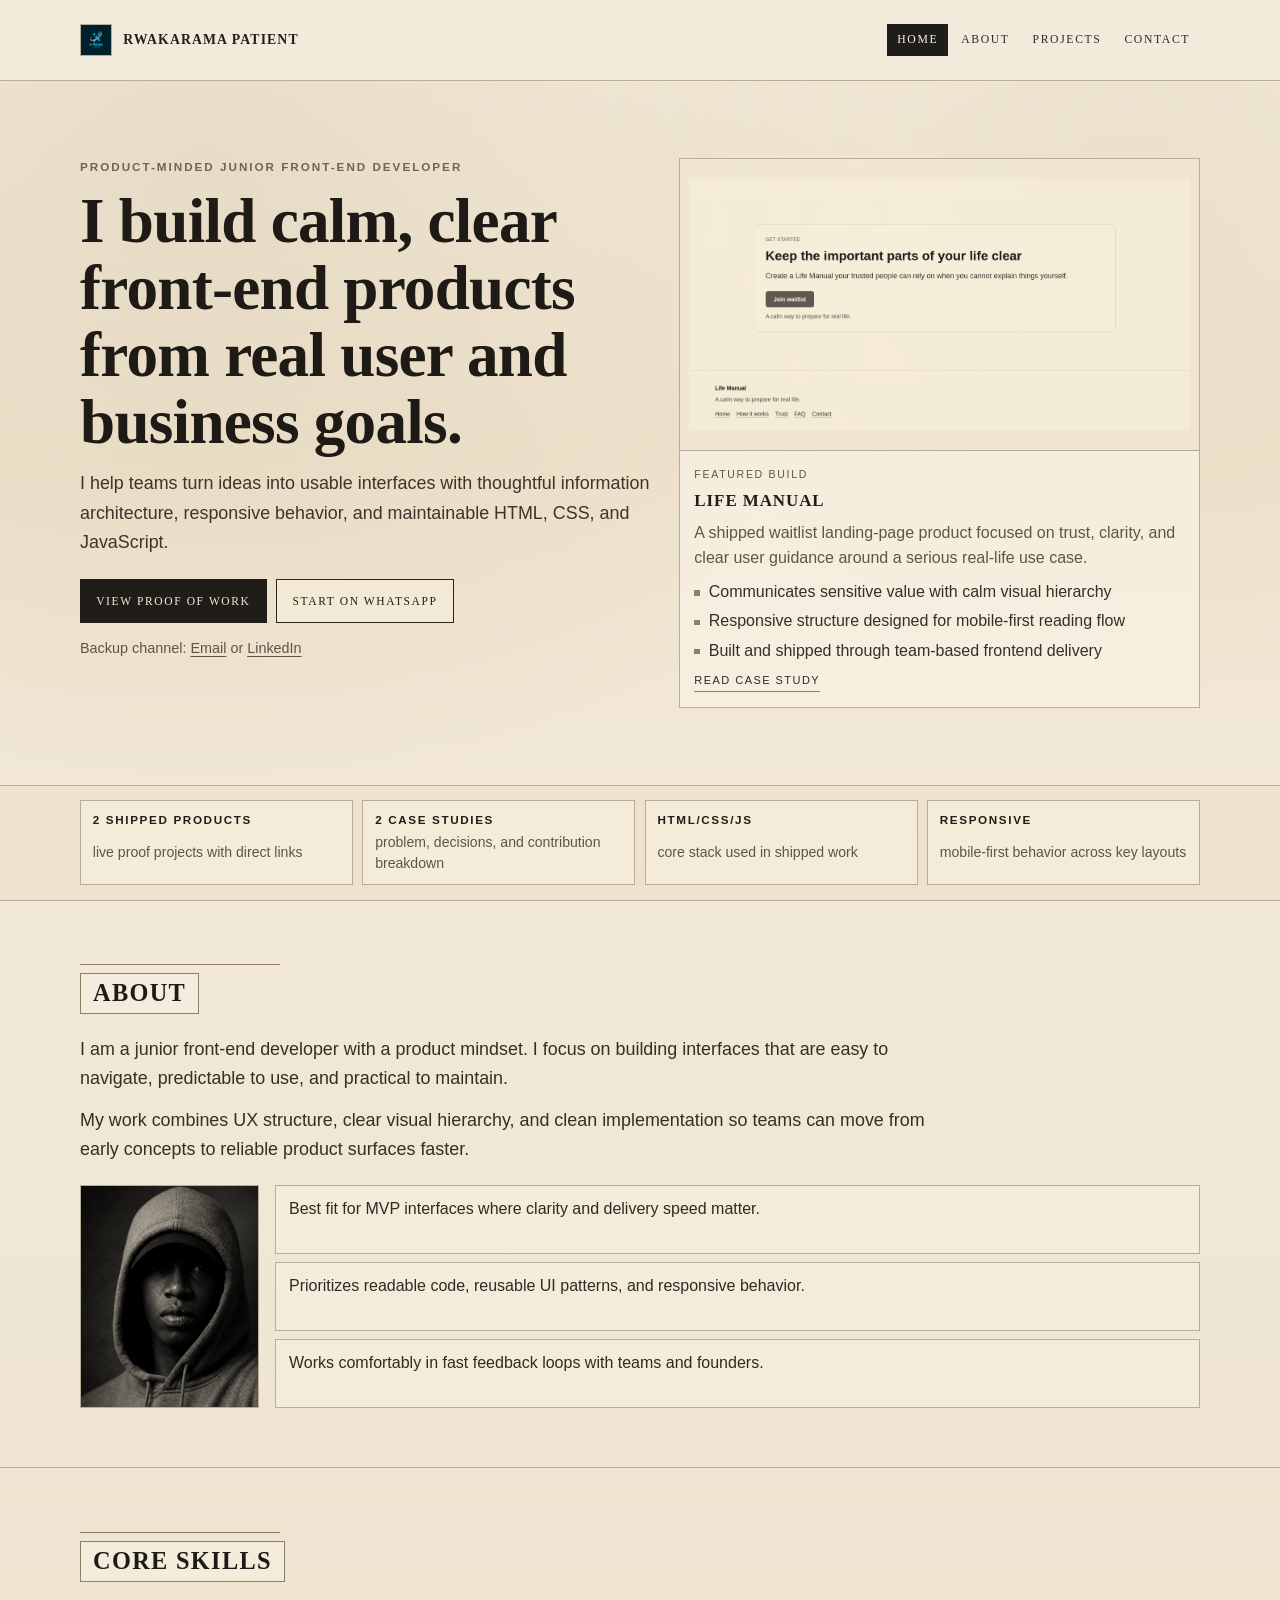
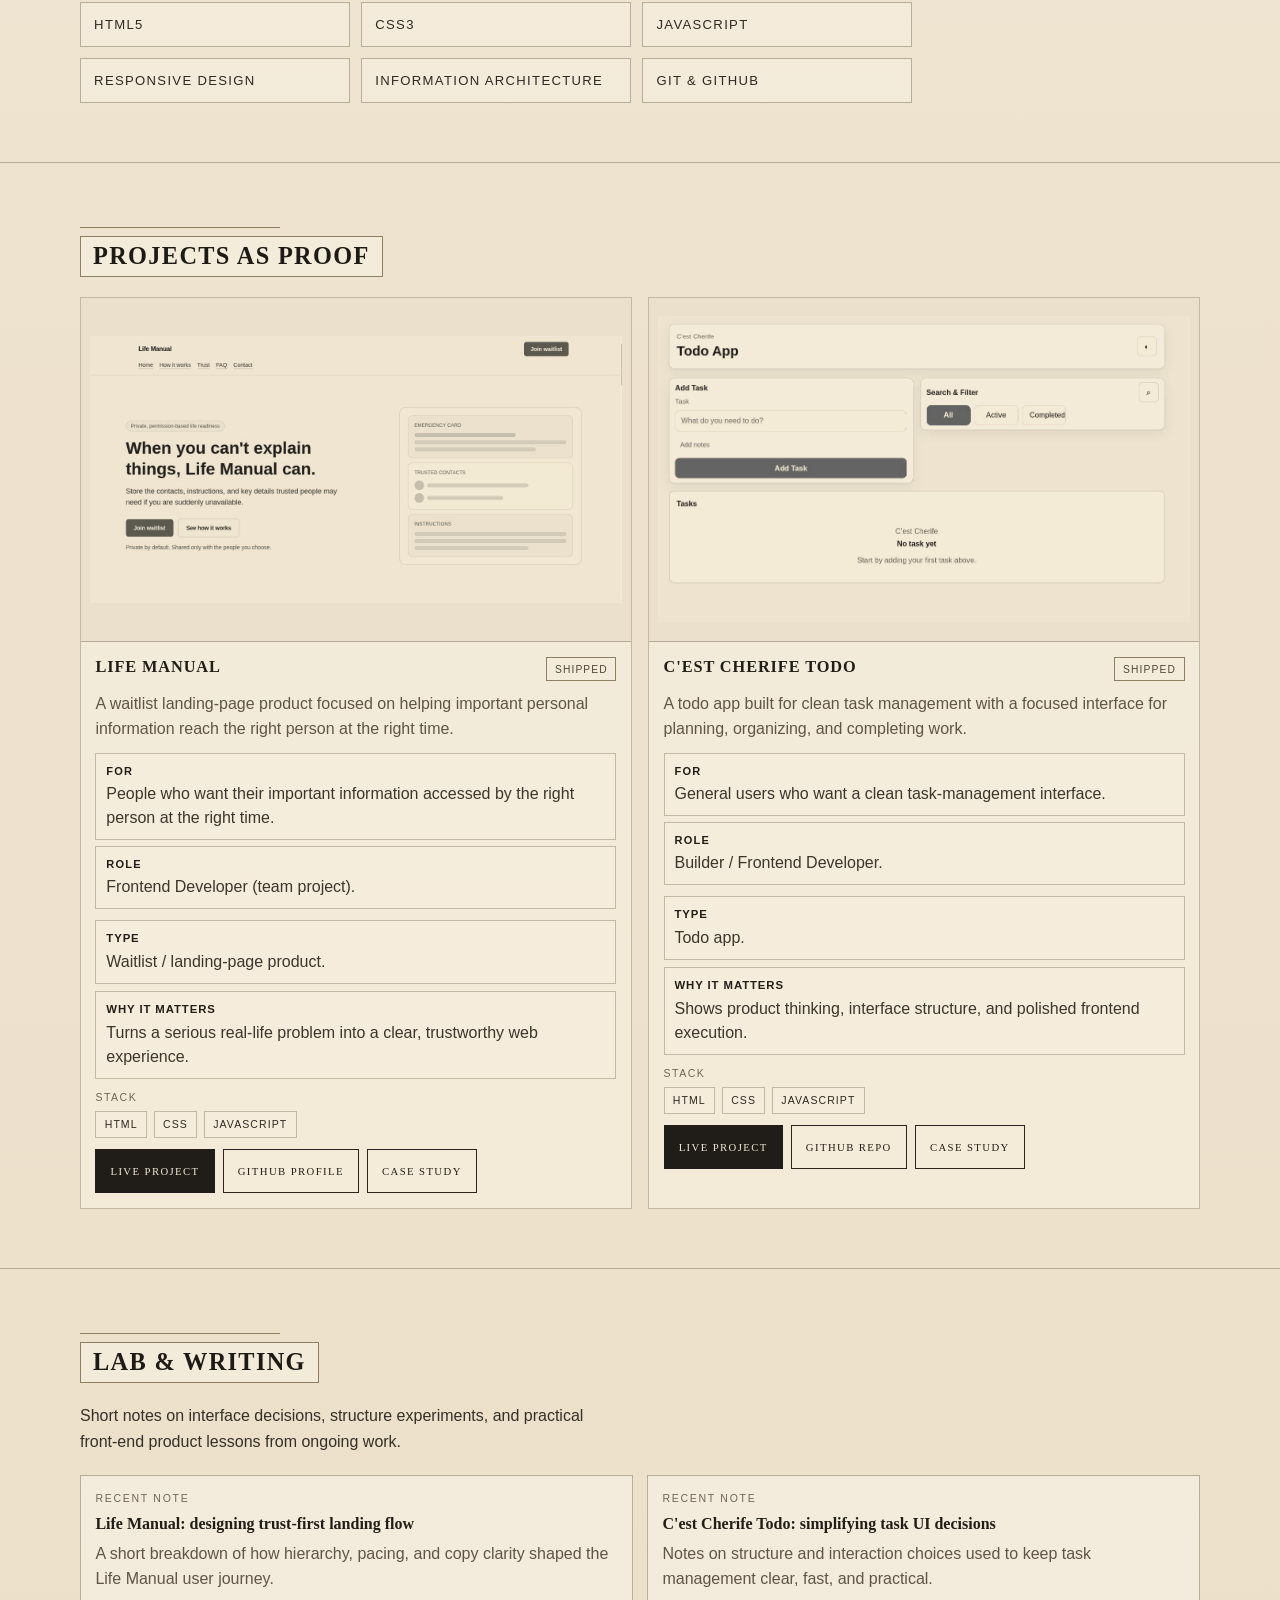
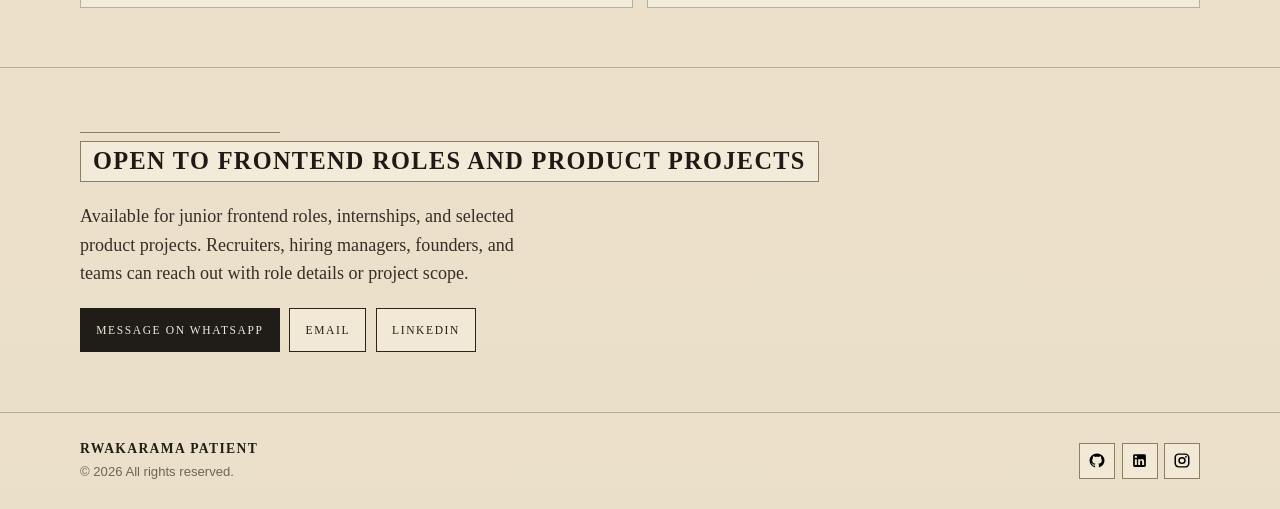
<file: index.html>
<!DOCTYPE html>
<html lang="en">
  <head>
    <meta charset="UTF-8" />
    <meta name="viewport" content="width=device-width, initial-scale=1.0" />
    <meta name="description" content="Product-minded junior front-end developer portfolio focused on proof-driven, responsive interfaces." />
    <title>RWAKARAMA Patient | Product-Minded Junior Frontend Developer</title>
    <link rel="icon" type="image/png" sizes="32x32" href="assets/favicon/favicon-v2.png" />
    <link rel="shortcut icon" href="assets/favicon/favicon-v2.png" />
    <link rel="stylesheet" href="css/style.css" />
    <script src="js/main.js" defer></script>
  </head>
  <body>
    <a class="skip-link" href="#main-content">Skip to content</a>

    <header class="site-header">
      <div class="container header-inner">
        <a class="brand" href="index.html" aria-label="RWAKARAMA Patient home">
          <img class="brand-logo" src="assets/icons/logo.png" alt="RWAKARAMA Patient logo" />
          <span class="brand-text">RWAKARAMA Patient</span>
        </a>

        <button
          class="nav-toggle"
          type="button"
          aria-expanded="false"
          aria-controls="site-nav"
          aria-label="Toggle navigation menu"
        >
          <span class="nav-toggle-line"></span>
          <span class="nav-toggle-line"></span>
          <span class="nav-toggle-line"></span>
        </button>

        <nav class="site-nav" id="site-nav" aria-label="Main navigation">
          <a class="nav-link" href="index.html" aria-current="page">Home</a>
          <a class="nav-link" href="about.html">About</a>
          <a class="nav-link" href="projects.html">Projects</a>
          <a class="nav-link" href="#cta-preview-title">Contact</a>
        </nav>
      </div>
    </header>

    <main id="main-content">
      <section class="hero" aria-labelledby="hero-title">
        <div class="container hero-inner">
          <div class="hero-content">
            <p class="hero-role">Product-Minded Junior Front-End Developer</p>
            <h1 class="hero-name" id="hero-title">
              I build calm, clear front-end products from real user and business goals.
            </h1>
            <p class="hero-supporting">
              I help teams turn ideas into usable interfaces with thoughtful information architecture,
              responsive behavior, and maintainable HTML, CSS, and JavaScript.
            </p>

            <div class="hero-actions" aria-label="Hero actions">
              <a class="hero-cta hero-cta-primary" href="#projects-preview-title">View Proof of Work</a>
              <a
                class="hero-cta"
                href="https://wa.me/250798650719?text=Hello%20Patient%2C%20I%20saw%20your%20portfolio%20and%20would%20like%20to%20connect."
                target="_blank"
                rel="noopener noreferrer"
              >
                Start on WhatsApp
              </a>
            </div>

            <p class="hero-contact-note">
              Backup channel:
              <a href="mailto:thesecond1018@gmail.com">Email</a>
              or
              <a href="https://linkedin.com/in/rwakarama-patient-4941693b5" target="_blank" rel="noopener noreferrer">LinkedIn</a>
            </p>
          </div>

          <article class="hero-featured-project" aria-labelledby="hero-feature-title">
            <img src="assets/images/life-manual-desktop-2.jpg" alt="Life Manual interface preview" class="hero-feature-image" />
            <div class="hero-feature-body">
              <p class="hero-feature-kicker">Featured Build</p>
              <h2 id="hero-feature-title">Life Manual</h2>
              <p>
                A shipped waitlist landing-page product focused on trust, clarity, and clear user guidance
                around a serious real-life use case.
              </p>
              <ul class="hero-feature-list">
                <li>Communicates sensitive value with calm visual hierarchy</li>
                <li>Responsive structure designed for mobile-first reading flow</li>
                <li>Built and shipped through team-based frontend delivery</li>
              </ul>
              <a class="hero-feature-link" href="life-manual-case-study.html">Read case study</a>
            </div>
          </article>
        </div>
      </section>

      <section class="proof-strip" aria-label="Quick proof points">
        <div class="container">
          <ul class="proof-list">
            <li>
              <span class="proof-value">2 shipped products</span>
              <span class="proof-label">live proof projects with direct links</span>
            </li>
            <li>
              <span class="proof-value">2 case studies</span>
              <span class="proof-label">problem, decisions, and contribution breakdown</span>
            </li>
            <li>
              <span class="proof-value">HTML/CSS/JS</span>
              <span class="proof-label">core stack used in shipped work</span>
            </li>
            <li>
              <span class="proof-value">Responsive</span>
              <span class="proof-label">mobile-first behavior across key layouts</span>
            </li>
          </ul>
        </div>
      </section>

      <section class="home-preview about-preview" aria-labelledby="about-preview-title">
        <div class="container home-preview-inner">
          <header class="section-head">
            <h2 class="section-title-box" id="about-preview-title">About</h2>
          </header>

          <div class="section-body">
            <p>
              I am a junior front-end developer with a product mindset. I focus on building interfaces that
              are easy to navigate, predictable to use, and practical to maintain.
            </p>
            <p>
              My work combines UX structure, clear visual hierarchy, and clean implementation so teams can
              move from early concepts to reliable product surfaces faster.
            </p>
          </div>

          <div class="about-preview-panel">
            <figure class="about-preview-photo">
              <img src="assets/images/rwakarama.png" alt="RWAKARAMA Patient portrait" />
            </figure>
            <ul class="about-proof-list" aria-label="Professional positioning">
              <li>Best fit for MVP interfaces where clarity and delivery speed matter.</li>
              <li>Prioritizes readable code, reusable UI patterns, and responsive behavior.</li>
              <li>Works comfortably in fast feedback loops with teams and founders.</li>
            </ul>
          </div>
        </div>
      </section>

      <section class="home-preview skills-preview" aria-labelledby="skills-preview-title">
        <div class="container home-preview-inner">
          <header class="section-head">
            <h2 class="section-title-box" id="skills-preview-title">Core Skills</h2>
          </header>

          <ul class="skills-list" aria-label="Core front-end skills">
            <li class="skill-chip">HTML5</li>
            <li class="skill-chip">CSS3</li>
            <li class="skill-chip">JavaScript</li>
            <li class="skill-chip">Responsive Design</li>
            <li class="skill-chip">Information Architecture</li>
            <li class="skill-chip">Git &amp; GitHub</li>
          </ul>
        </div>
      </section>

      <section class="home-preview projects-preview" aria-labelledby="projects-preview-title">
        <div class="container home-preview-inner">
          <header class="section-head">
            <h2 class="section-title-box" id="projects-preview-title">Projects as Proof</h2>
          </header>

          <div class="project-cards">
            <article class="project-card">
              <img src="assets/images/life-manual-desktop-1.jpg" alt="Life Manual project preview" class="project-card-image" />
              <div class="project-card-body">
                <div class="project-card-top">
                  <h3 class="project-card-name">Life Manual</h3>
                  <span class="project-status">Shipped</span>
                </div>
                <p class="project-card-desc">
                  A waitlist landing-page product focused on helping important personal information reach
                  the right person at the right time.
                </p>
                <div class="project-meta" aria-label="Life Manual project context">
                  <p><span>For</span> People who want their important information accessed by the right person at the right time.</p>
                  <p><span>Role</span> Frontend Developer (team project).</p>
                </div>
                <ul class="project-proof-list" aria-label="Life Manual proof points">
                  <li><span>Type</span> Waitlist / landing-page product.</li>
                  <li><span>Why it matters</span> Turns a serious real-life problem into a clear, trustworthy web experience.</li>
                </ul>
                <div class="project-stack-wrap">
                  <p class="project-stack-title">Stack</p>
                  <div class="project-stack" aria-label="Life Manual stack">
                    <span>HTML</span>
                    <span>CSS</span>
                    <span>JavaScript</span>
                  </div>
                </div>
                <div class="project-actions" aria-label="Life Manual actions">
                  <a
                    class="project-action project-action-primary"
                    href="https://life-manual-n.vercel.app/"
                    target="_blank"
                    rel="noopener noreferrer"
                  >
                    Live Project
                  </a>
                  <a
                    class="project-action"
                    href="https://github.com/rwakaramapatient"
                    target="_blank"
                    rel="noopener noreferrer"
                  >
                    GitHub Profile
                  </a>
                  <a class="project-action" href="life-manual-case-study.html">Case Study</a>
                </div>
              </div>
            </article>

            <article class="project-card">
              <img src="assets/images/cest-cherife-desktop-1.jpg" alt="C'est Cherife Todo project preview" class="project-card-image" />
              <div class="project-card-body">
                <div class="project-card-top">
                  <h3 class="project-card-name">C&apos;est Cherife Todo</h3>
                  <span class="project-status">Shipped</span>
                </div>
                <p class="project-card-desc">
                  A todo app built for clean task management with a focused interface for planning,
                  organizing, and completing work.
                </p>
                <div class="project-meta" aria-label="C'est Cherife Todo project context">
                  <p><span>For</span> General users who want a clean task-management interface.</p>
                  <p><span>Role</span> Builder / Frontend Developer.</p>
                </div>
                <ul class="project-proof-list" aria-label="C'est Cherife Todo proof points">
                  <li><span>Type</span> Todo app.</li>
                  <li><span>Why it matters</span> Shows product thinking, interface structure, and polished frontend execution.</li>
                </ul>
                <div class="project-stack-wrap">
                  <p class="project-stack-title">Stack</p>
                  <div class="project-stack" aria-label="C'est Cherife Todo stack">
                    <span>HTML</span>
                    <span>CSS</span>
                    <span>JavaScript</span>
                  </div>
                </div>
                <div class="project-actions" aria-label="C'est Cherife Todo actions">
                  <a
                    class="project-action project-action-primary"
                    href="https://cestcherife.netlify.app/"
                    target="_blank"
                    rel="noopener noreferrer"
                  >
                    Live Project
                  </a>
                  <a
                    class="project-action"
                    href="https://github.com/rwakaramapatient/C-est-cherife-todo.git"
                    target="_blank"
                    rel="noopener noreferrer"
                  >
                    GitHub Repo
                  </a>
                  <a class="project-action" href="cest-cherife-todo-case-study.html">Case Study</a>
                </div>
              </div>
            </article>

          </div>
        </div>
      </section>

      <section class="home-preview lab-preview" aria-labelledby="lab-preview-title">
        <div class="container home-preview-inner">
          <header class="section-head">
            <h2 class="section-title-box" id="lab-preview-title">Lab &amp; Writing</h2>
          </header>

          <p class="lab-intro">
            Short notes on interface decisions, structure experiments, and practical front-end product
            lessons from ongoing work.
          </p>

          <div class="lab-grid">
            <article class="lab-card">
              <p class="lab-card-status">Recent Note</p>
              <h3 class="lab-card-title">Life Manual: designing trust-first landing flow</h3>
              <p class="lab-card-desc">
                A short breakdown of how hierarchy, pacing, and copy clarity shaped the Life Manual user
                journey.
              </p>
            </article>

            <article class="lab-card">
              <p class="lab-card-status">Recent Note</p>
              <h3 class="lab-card-title">C&apos;est Cherife Todo: simplifying task UI decisions</h3>
              <p class="lab-card-desc">
                Notes on structure and interaction choices used to keep task management clear, fast, and
                practical.
              </p>
            </article>
          </div>
        </div>
      </section>

      <section class="home-preview cta-preview" aria-labelledby="cta-preview-title">
        <div class="container home-preview-inner">
          <header class="section-head">
            <h2 class="section-title-box" id="cta-preview-title">Open to Frontend Roles and Product Projects</h2>
          </header>

          <p class="cta-text">
            Available for junior frontend roles, internships, and selected product projects. Recruiters,
            hiring managers, founders, and teams can reach out with role details or project scope.
          </p>

          <div class="cta-actions">
            <a
              class="cta-link cta-link-primary"
              href="https://wa.me/250798650719?text=Hello%20Patient%2C%20I%20saw%20your%20portfolio%20and%20would%20like%20to%20connect."
              target="_blank"
              rel="noopener noreferrer"
            >
              Message on WhatsApp
            </a>
            <a class="cta-link" href="mailto:thesecond1018@gmail.com">Email</a>
            <a class="cta-link" href="https://linkedin.com/in/rwakarama-patient-4941693b5" target="_blank" rel="noopener noreferrer">LinkedIn</a>
          </div>
        </div>
      </section>
    </main>

    <footer class="site-footer">
      <div class="container footer-inner">
        <div class="footer-info">
          <p class="footer-name">RWAKARAMA Patient</p>
          <p class="footer-copy">&copy; 2026 All rights reserved.</p>
        </div>

        <nav class="social-nav" aria-label="Social links">
          <a class="social-link" href="https://github.com/rwakaramapatient" target="_blank" rel="noopener noreferrer" aria-label="GitHub">
            <img src="assets/icons/github.svg" alt="" />
          </a>
          <a class="social-link" href="https://linkedin.com/in/rwakarama-patient-4941693b5" target="_blank" rel="noopener noreferrer" aria-label="LinkedIn">
            <img src="assets/icons/linkedin.svg" alt="" />
          </a>
          <a class="social-link" href="https://www.instagram.com/r.w.a.k.a.r.a.m.a" target="_blank" rel="noopener noreferrer" aria-label="Instagram">
            <img src="assets/icons/instagram.svg" alt="" />
          </a>
        </nav>
      </div>
    </footer>
  </body>
</html>
</file>
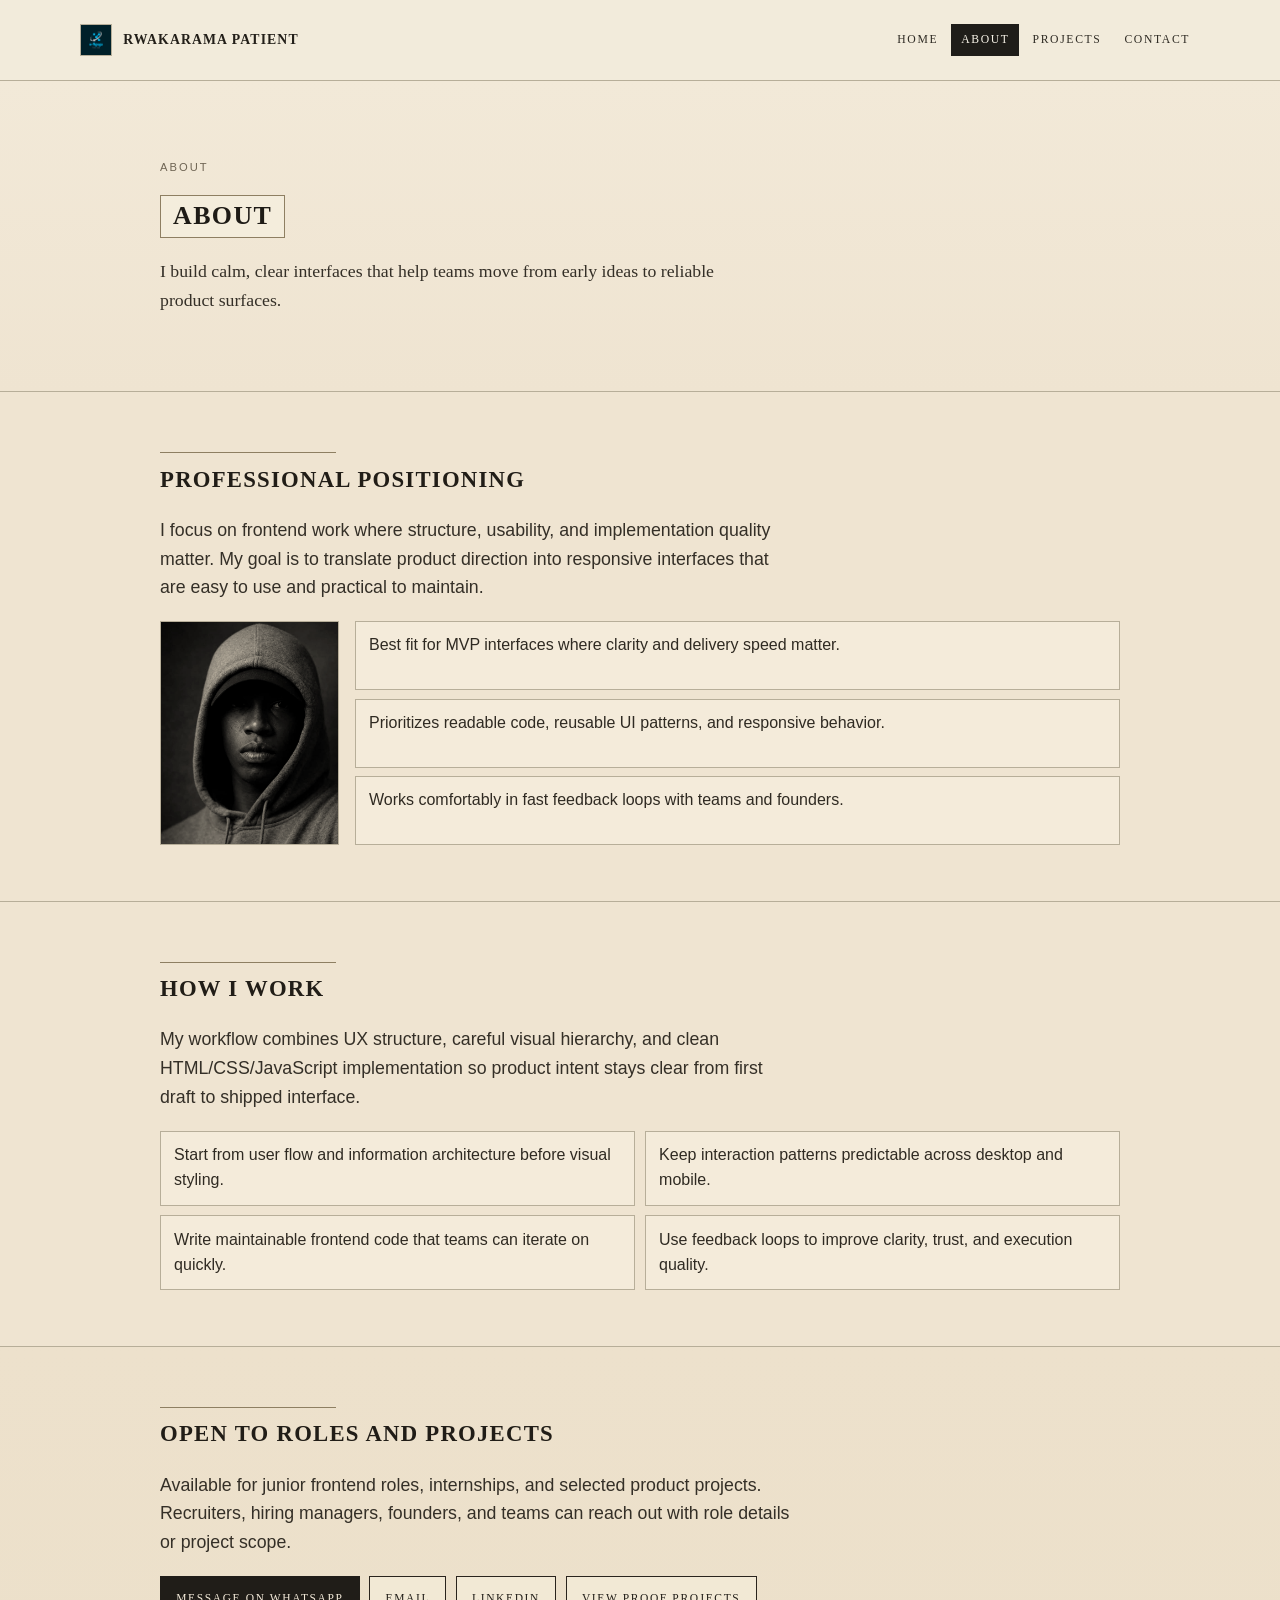
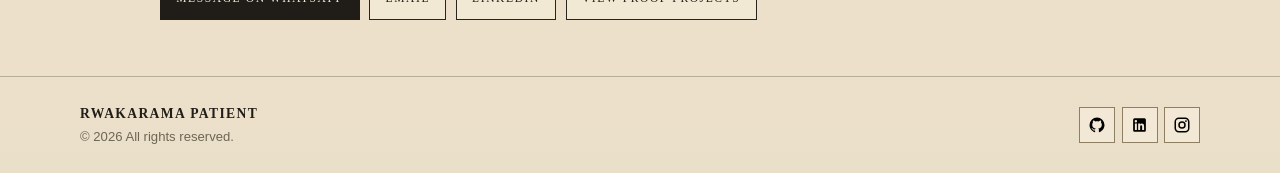
<file: about.html>
<!DOCTYPE html>
<html lang="en">
  <head>
    <meta charset="UTF-8" />
    <meta name="viewport" content="width=device-width, initial-scale=1.0" />
    <meta
      name="description"
      content="About RWAKARAMA Patient, a product-minded junior frontend developer focused on calm, responsive, proof-driven interfaces."
    />
    <title>About | RWAKARAMA Patient</title>
    <link rel="icon" type="image/png" sizes="32x32" href="assets/favicon/favicon-v2.png" />
    <link rel="shortcut icon" href="assets/favicon/favicon-v2.png" />
    <link rel="stylesheet" href="css/style.css" />
    <script src="js/main.js" defer></script>
  </head>
  <body>
    <a class="skip-link" href="#main-content">Skip to content</a>

    <header class="site-header">
      <div class="container header-inner">
        <a class="brand" href="index.html" aria-label="RWAKARAMA Patient home">
          <img class="brand-logo" src="assets/icons/logo.png" alt="RWAKARAMA Patient logo" />
          <span class="brand-text">RWAKARAMA Patient</span>
        </a>

        <button
          class="nav-toggle"
          type="button"
          aria-expanded="false"
          aria-controls="site-nav"
          aria-label="Toggle navigation menu"
        >
          <span class="nav-toggle-line"></span>
          <span class="nav-toggle-line"></span>
          <span class="nav-toggle-line"></span>
        </button>

        <nav class="site-nav" id="site-nav" aria-label="Main navigation">
          <a class="nav-link" href="index.html">Home</a>
          <a class="nav-link" href="about.html" aria-current="page">About</a>
          <a class="nav-link" href="projects.html">Projects</a>
          <a class="nav-link" href="contact.html">Contact</a>
        </nav>
      </div>
    </header>

    <main id="main-content" class="about-main">
      <section class="about-page-intro" aria-labelledby="about-page-title">
        <div class="container about-inner">
          <p class="section-kicker">About</p>
          <h1 class="section-title-box about-page-title" id="about-page-title">About</h1>
          <p class="about-lead">
            I build calm, clear interfaces that help teams move from early ideas to reliable product surfaces.
          </p>
        </div>
      </section>

      <section class="about-section" aria-labelledby="about-positioning-title">
        <div class="container about-inner">
          <h2 class="about-subtitle" id="about-positioning-title">Professional Positioning</h2>
          <p>
            I focus on frontend work where structure, usability, and implementation quality matter. My goal is to
            translate product direction into responsive interfaces that are easy to use and practical to maintain.
          </p>

          <div class="about-preview-panel" aria-label="Profile and positioning">
            <figure class="about-preview-photo">
              <img src="assets/images/rwakarama.png" alt="RWAKARAMA Patient portrait" />
            </figure>
            <ul class="about-proof-list" aria-label="Professional strengths">
              <li>Best fit for MVP interfaces where clarity and delivery speed matter.</li>
              <li>Prioritizes readable code, reusable UI patterns, and responsive behavior.</li>
              <li>Works comfortably in fast feedback loops with teams and founders.</li>
            </ul>
          </div>
        </div>
      </section>

      <section class="about-section" aria-labelledby="about-work-title">
        <div class="container about-inner">
          <h2 class="about-subtitle" id="about-work-title">How I Work</h2>
          <p>
            My workflow combines UX structure, careful visual hierarchy, and clean HTML/CSS/JavaScript implementation
            so product intent stays clear from first draft to shipped interface.
          </p>
          <ul class="about-focus-list" aria-label="Working principles">
            <li>Start from user flow and information architecture before visual styling.</li>
            <li>Keep interaction patterns predictable across desktop and mobile.</li>
            <li>Write maintainable frontend code that teams can iterate on quickly.</li>
            <li>Use feedback loops to improve clarity, trust, and execution quality.</li>
          </ul>
        </div>
      </section>

      <section class="about-section about-cta" aria-labelledby="about-cta-title">
        <div class="container about-inner">
          <h2 class="about-subtitle" id="about-cta-title">Open to Roles and Projects</h2>
          <p>
            Available for junior frontend roles, internships, and selected product projects. Recruiters, hiring
            managers, founders, and teams can reach out with role details or project scope.
          </p>
          <div class="about-actions">
            <a
              class="cta-link cta-link-primary"
              href="https://wa.me/250798650719?text=Hello%20Patient%2C%20I%20saw%20your%20portfolio%20and%20would%20like%20to%20connect."
              target="_blank"
              rel="noopener noreferrer"
            >
              Message on WhatsApp
            </a>
            <a class="cta-link" href="mailto:thesecond1018@gmail.com">Email</a>
            <a
              class="cta-link"
              href="https://linkedin.com/in/rwakarama-patient-4941693b5"
              target="_blank"
              rel="noopener noreferrer"
            >
              LinkedIn
            </a>
            <a class="cta-link" href="projects.html">View Proof Projects</a>
          </div>
        </div>
      </section>
    </main>

    <footer class="site-footer">
      <div class="container footer-inner">
        <div class="footer-info">
          <p class="footer-name">RWAKARAMA Patient</p>
          <p class="footer-copy">&copy; 2026 All rights reserved.</p>
        </div>

        <nav class="social-nav" aria-label="Social links">
          <a class="social-link" href="https://github.com/rwakaramapatient" target="_blank" rel="noopener noreferrer" aria-label="GitHub">
            <img src="assets/icons/github.svg" alt="" />
          </a>
          <a class="social-link" href="https://linkedin.com/in/rwakarama-patient-4941693b5" target="_blank" rel="noopener noreferrer" aria-label="LinkedIn">
            <img src="assets/icons/linkedin.svg" alt="" />
          </a>
          <a class="social-link" href="https://www.instagram.com/r.w.a.k.a.r.a.m.a" target="_blank" rel="noopener noreferrer" aria-label="Instagram">
            <img src="assets/icons/instagram.svg" alt="" />
          </a>
        </nav>
      </div>
    </footer>
  </body>
</html>
</file>
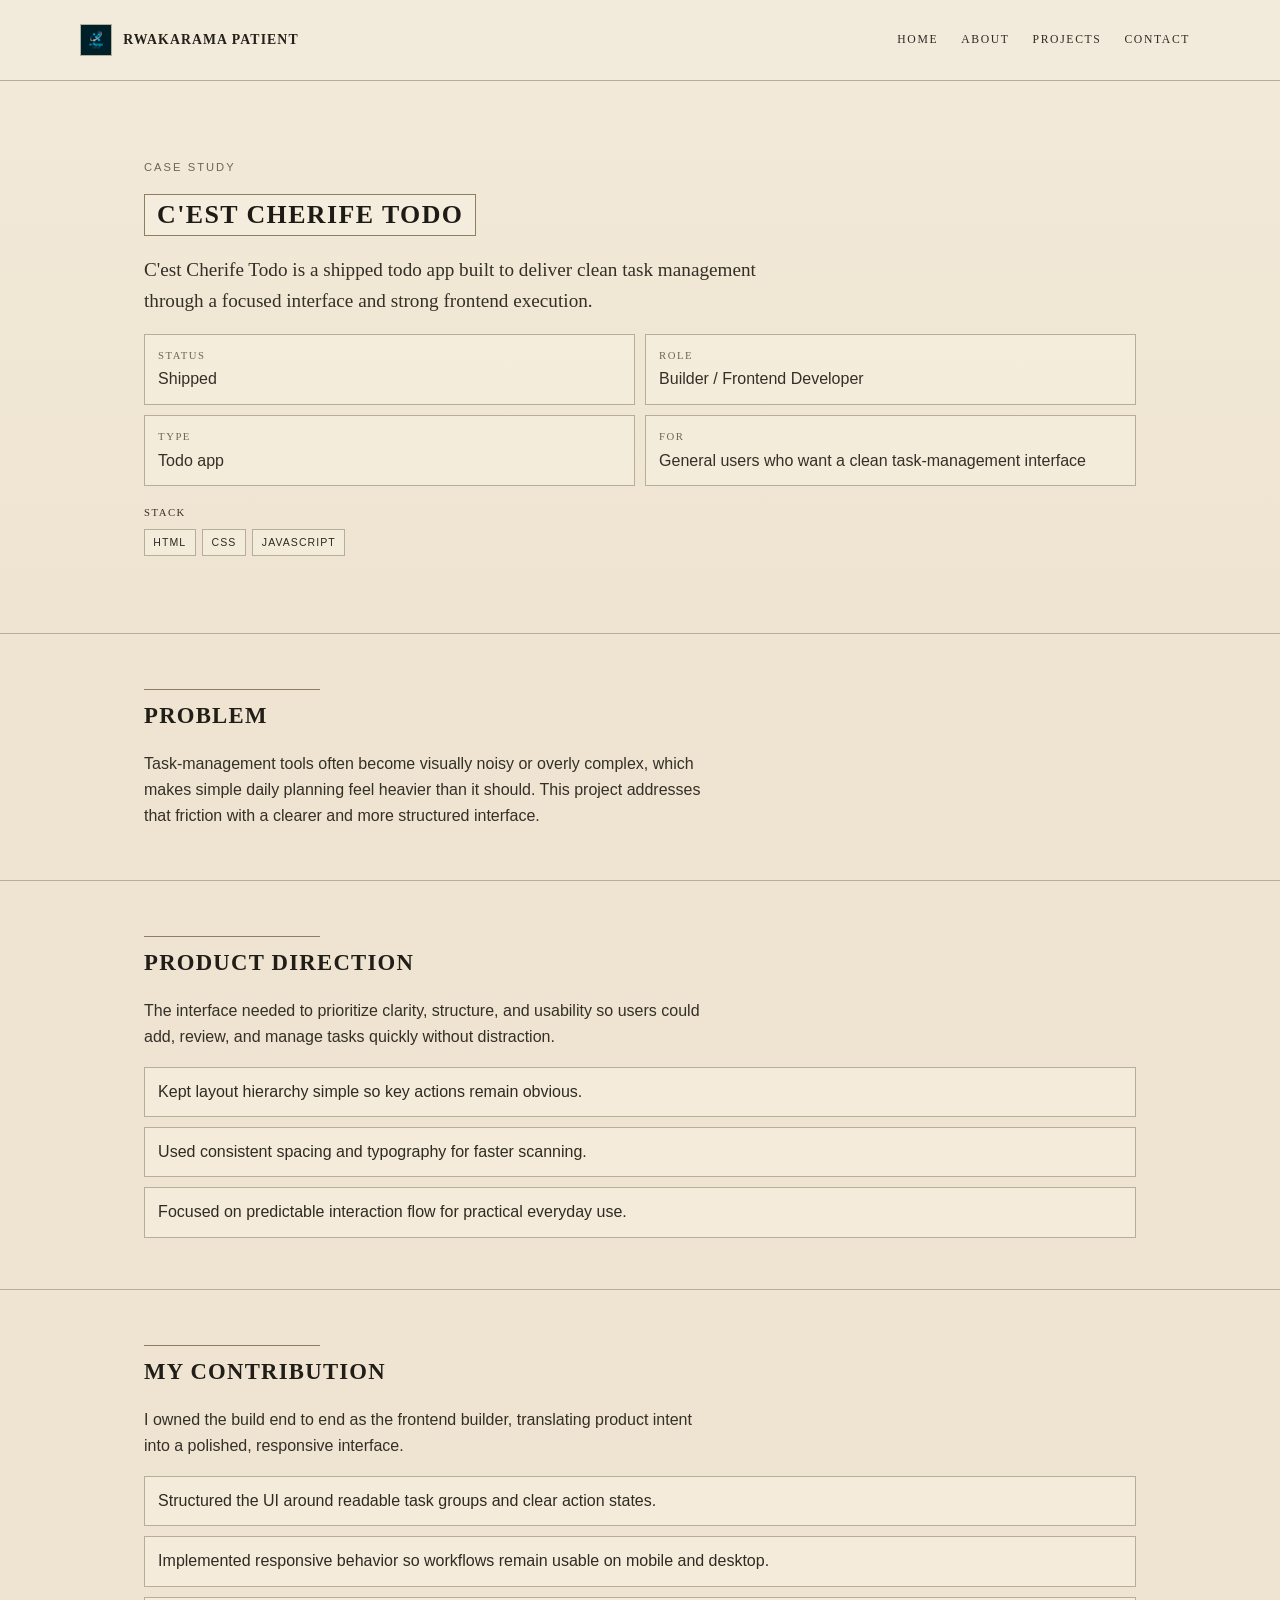
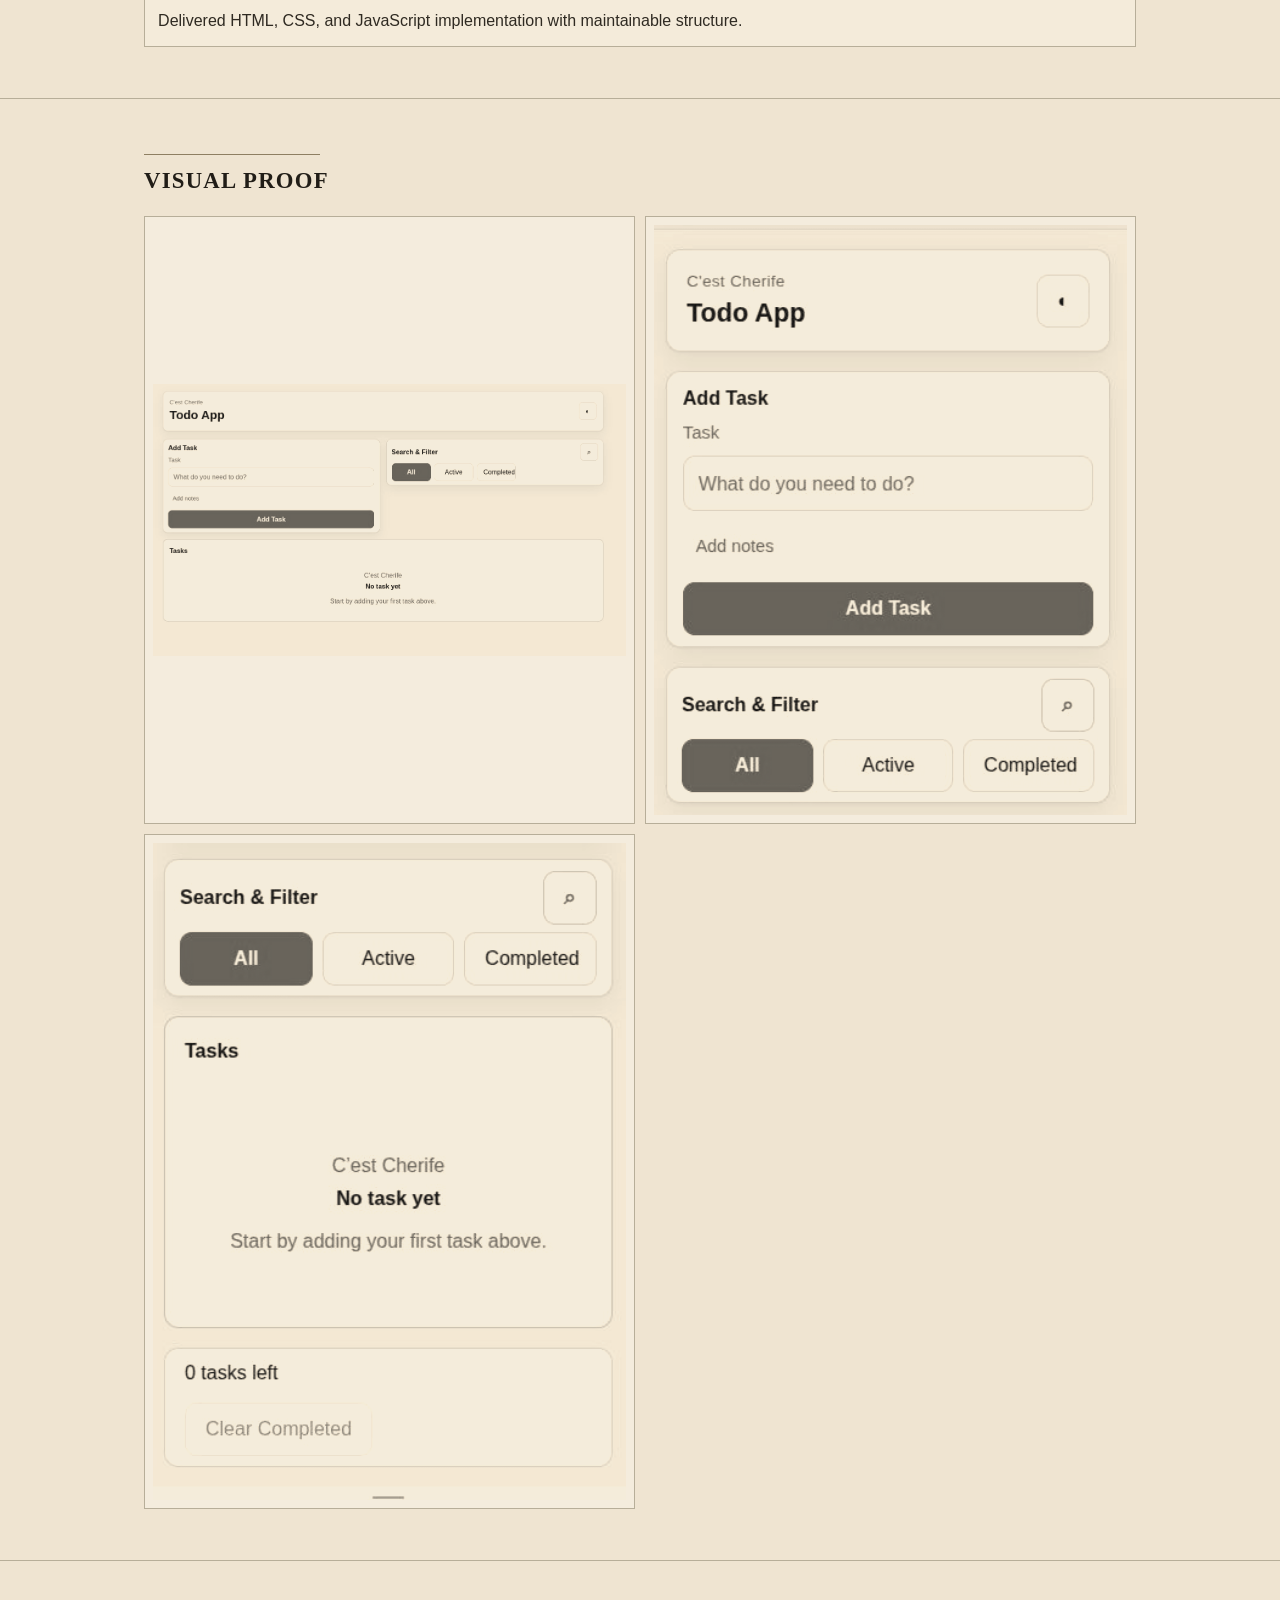
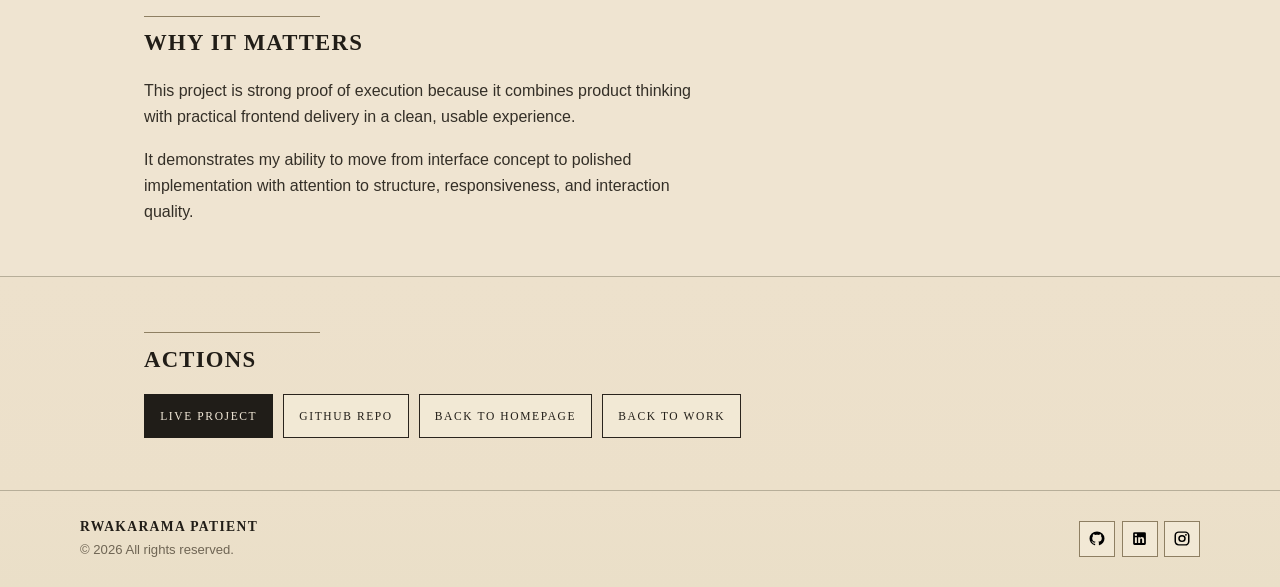
<file: cest-cherife-todo-case-study.html>
<!DOCTYPE html>
<html lang="en">
  <head>
    <meta charset="UTF-8" />
    <meta name="viewport" content="width=device-width, initial-scale=1.0" />
    <meta
      name="description"
      content="C'est Cherife Todo case study: shipped todo app focused on clean task management, frontend structure, and responsive usability."
    />
    <title>C&apos;est Cherife Todo Case Study | RWAKARAMA Patient</title>
    <link rel="icon" type="image/png" sizes="32x32" href="assets/favicon/favicon-v2.png" />
    <link rel="shortcut icon" href="assets/favicon/favicon-v2.png" />
    <link rel="stylesheet" href="css/style.css" />
    <script src="js/main.js" defer></script>
  </head>
  <body>
    <a class="skip-link" href="#main-content">Skip to content</a>

    <header class="site-header">
      <div class="container header-inner">
        <a class="brand" href="index.html" aria-label="RWAKARAMA Patient home">
          <img class="brand-logo" src="assets/icons/logo.png" alt="RWAKARAMA Patient logo" />
          <span class="brand-text">RWAKARAMA Patient</span>
        </a>

        <button
          class="nav-toggle"
          type="button"
          aria-expanded="false"
          aria-controls="site-nav"
          aria-label="Toggle navigation menu"
        >
          <span class="nav-toggle-line"></span>
          <span class="nav-toggle-line"></span>
          <span class="nav-toggle-line"></span>
        </button>

        <nav class="site-nav" id="site-nav" aria-label="Main navigation">
          <a class="nav-link" href="index.html">Home</a>
          <a class="nav-link" href="about.html">About</a>
          <a class="nav-link" href="projects.html">Projects</a>
          <a class="nav-link" href="contact.html">Contact</a>
        </nav>
      </div>
    </header>

    <main id="main-content" class="case-study-main">
      <section class="case-study-hero" aria-labelledby="case-study-title">
        <div class="container case-study-inner">
          <p class="section-kicker">Case Study</p>
          <h1 class="section-title-box case-study-title" id="case-study-title">C&apos;est Cherife Todo</h1>
          <p class="case-study-summary">
            C&apos;est Cherife Todo is a shipped todo app built to deliver clean task management through a
            focused interface and strong frontend execution.
          </p>

          <div class="case-study-meta" aria-label="C'est Cherife Todo case study metadata">
            <p><span>Status</span> Shipped</p>
            <p><span>Role</span> Builder / Frontend Developer</p>
            <p><span>Type</span> Todo app</p>
            <p><span>For</span> General users who want a clean task-management interface</p>
          </div>

          <div class="case-study-stack-wrap">
            <p class="case-study-label">Stack</p>
            <div class="case-study-stack" aria-label="C'est Cherife Todo stack">
              <span>HTML</span>
              <span>CSS</span>
              <span>JavaScript</span>
            </div>
          </div>
        </div>
      </section>

      <section class="case-study-section" aria-labelledby="case-problem-title">
        <div class="container case-study-inner">
          <h2 class="case-study-subtitle" id="case-problem-title">Problem</h2>
          <p>
            Task-management tools often become visually noisy or overly complex, which makes simple daily
            planning feel heavier than it should. This project addresses that friction with a clearer and
            more structured interface.
          </p>
        </div>
      </section>

      <section class="case-study-section" aria-labelledby="case-direction-title">
        <div class="container case-study-inner">
          <h2 class="case-study-subtitle" id="case-direction-title">Product Direction</h2>
          <p>
            The interface needed to prioritize clarity, structure, and usability so users could add, review,
            and manage tasks quickly without distraction.
          </p>
          <ul class="case-study-list">
            <li>Kept layout hierarchy simple so key actions remain obvious.</li>
            <li>Used consistent spacing and typography for faster scanning.</li>
            <li>Focused on predictable interaction flow for practical everyday use.</li>
          </ul>
        </div>
      </section>

      <section class="case-study-section" aria-labelledby="case-contribution-title">
        <div class="container case-study-inner">
          <h2 class="case-study-subtitle" id="case-contribution-title">My Contribution</h2>
          <p>
            I owned the build end to end as the frontend builder, translating product intent into a polished,
            responsive interface.
          </p>
          <ul class="case-study-list">
            <li>Structured the UI around readable task groups and clear action states.</li>
            <li>Implemented responsive behavior so workflows remain usable on mobile and desktop.</li>
            <li>Delivered HTML, CSS, and JavaScript implementation with maintainable structure.</li>
          </ul>
        </div>
      </section>

      <section class="case-study-section" aria-labelledby="case-visual-proof-title">
        <div class="container case-study-inner">
          <h2 class="case-study-subtitle" id="case-visual-proof-title">Visual Proof</h2>
          <div class="case-study-gallery" aria-label="C'est Cherife Todo screenshots">
            <figure class="case-study-shot">
              <img src="assets/images/cest-cherife-desktop-1.jpg" alt="C'est Cherife Todo desktop screenshot" />
            </figure>
            <figure class="case-study-shot">
              <img src="assets/images/cest-cherife-mobile-1.jpg" alt="C'est Cherife Todo mobile screenshot one" />
            </figure>
            <figure class="case-study-shot">
              <img src="assets/images/cest-cherife-mobile-2.jpg" alt="C'est Cherife Todo mobile screenshot two" />
            </figure>
          </div>
        </div>
      </section>

      <section class="case-study-section" aria-labelledby="case-value-title">
        <div class="container case-study-inner">
          <h2 class="case-study-subtitle" id="case-value-title">Why It Matters</h2>
          <p>
            This project is strong proof of execution because it combines product thinking with practical
            frontend delivery in a clean, usable experience.
          </p>
          <p>
            It demonstrates my ability to move from interface concept to polished implementation with
            attention to structure, responsiveness, and interaction quality.
          </p>
        </div>
      </section>

      <section class="case-study-section case-study-actions" aria-labelledby="case-actions-title">
        <div class="container case-study-inner">
          <h2 class="case-study-subtitle" id="case-actions-title">Actions</h2>
          <div class="projects-links" aria-label="C'est Cherife Todo actions">
            <a
              class="cta-link cta-link-primary"
              href="https://cestcherife.netlify.app/"
              target="_blank"
              rel="noopener noreferrer"
            >
              Live Project
            </a>
            <a
              class="cta-link"
              href="https://github.com/rwakaramapatient/C-est-cherife-todo.git"
              target="_blank"
              rel="noopener noreferrer"
            >
              GitHub Repo
            </a>
            <a class="cta-link" href="index.html">Back to Homepage</a>
            <a class="cta-link" href="projects.html">Back to Work</a>
          </div>
        </div>
      </section>
    </main>

    <footer class="site-footer">
      <div class="container footer-inner">
        <div class="footer-info">
          <p class="footer-name">RWAKARAMA Patient</p>
          <p class="footer-copy">&copy; 2026 All rights reserved.</p>
        </div>

        <nav class="social-nav" aria-label="Social links">
          <a
            class="social-link"
            href="https://github.com/rwakaramapatient"
            target="_blank"
            rel="noopener noreferrer"
            aria-label="GitHub"
          >
            <img src="assets/icons/github.svg" alt="" />
          </a>
          <a
            class="social-link"
            href="https://linkedin.com/in/rwakarama-patient-4941693b5"
            target="_blank"
            rel="noopener noreferrer"
            aria-label="LinkedIn"
          >
            <img src="assets/icons/linkedin.svg" alt="" />
          </a>
          <a
            class="social-link"
            href="https://www.instagram.com/r.w.a.k.a.r.a.m.a"
            target="_blank"
            rel="noopener noreferrer"
            aria-label="Instagram"
          >
            <img src="assets/icons/instagram.svg" alt="" />
          </a>
        </nav>
      </div>
    </footer>
  </body>
</html>
</file>
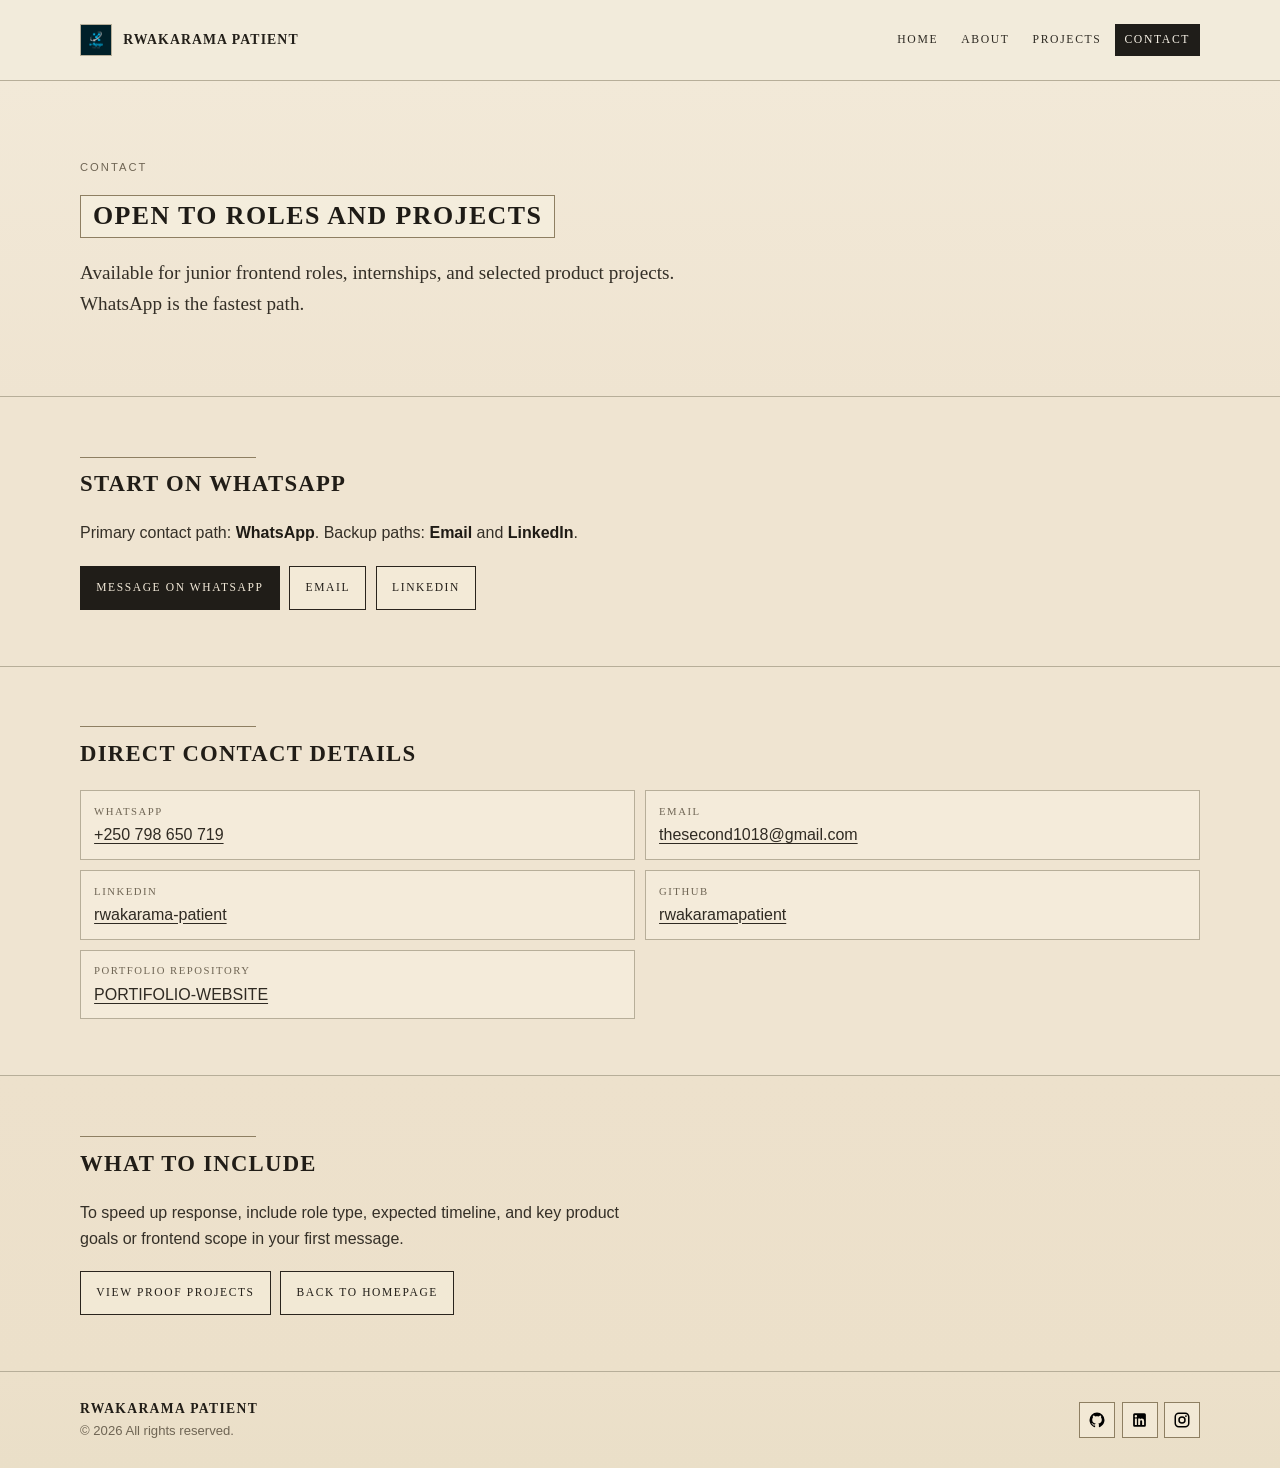
<file: contact.html>
<!DOCTYPE html>
<html lang="en">
  <head>
    <meta charset="UTF-8" />
    <meta name="viewport" content="width=device-width, initial-scale=1.0" />
    <meta
      name="description"
      content="WhatsApp-first contact page for recruiter, hiring manager, founder, and product collaboration inquiries."
    />
    <title>Contact | RWAKARAMA Patient</title>
    <link rel="icon" type="image/png" sizes="32x32" href="assets/favicon/favicon-v2.png" />
    <link rel="shortcut icon" href="assets/favicon/favicon-v2.png" />
    <link rel="stylesheet" href="css/style.css" />
    <script src="js/main.js" defer></script>
  </head>
  <body>
    <a class="skip-link" href="#main-content">Skip to content</a>

    <header class="site-header">
      <div class="container header-inner">
        <a class="brand" href="index.html" aria-label="RWAKARAMA Patient home">
          <img class="brand-logo" src="assets/icons/logo.png" alt="RWAKARAMA Patient logo" />
          <span class="brand-text">RWAKARAMA Patient</span>
        </a>

        <button
          class="nav-toggle"
          type="button"
          aria-expanded="false"
          aria-controls="site-nav"
          aria-label="Toggle navigation menu"
        >
          <span class="nav-toggle-line"></span>
          <span class="nav-toggle-line"></span>
          <span class="nav-toggle-line"></span>
        </button>

        <nav class="site-nav" id="site-nav" aria-label="Main navigation">
          <a class="nav-link" href="index.html">Home</a>
          <a class="nav-link" href="about.html">About</a>
          <a class="nav-link" href="projects.html">Projects</a>
          <a class="nav-link" href="contact.html" aria-current="page">Contact</a>
        </nav>
      </div>
    </header>

    <main id="main-content" class="contact-main">
      <section class="contact-page-intro" aria-labelledby="contact-page-title">
        <div class="container contact-inner">
          <p class="section-kicker">Contact</p>
          <h1 class="section-title-box contact-page-title" id="contact-page-title">Open to Roles and Projects</h1>
          <p class="contact-lead">
            Available for junior frontend roles, internships, and selected product projects. WhatsApp is the fastest
            path.
          </p>
        </div>
      </section>

      <section class="contact-section" aria-labelledby="contact-whatsapp-title">
        <div class="container contact-inner">
          <h2 class="contact-subtitle" id="contact-whatsapp-title">Start on WhatsApp</h2>
          <p class="contact-priority-note">
            Primary contact path: <strong>WhatsApp</strong>. Backup paths: <strong>Email</strong> and
            <strong>LinkedIn</strong>.
          </p>
          <div class="projects-links" aria-label="Primary contact actions">
            <a
              class="cta-link cta-link-primary"
              href="https://wa.me/250798650719?text=Hello%20Patient%2C%20I%20saw%20your%20portfolio%20and%20would%20like%20to%20connect."
              target="_blank"
              rel="noopener noreferrer"
            >
              Message on WhatsApp
            </a>
            <a class="cta-link" href="mailto:thesecond1018@gmail.com">Email</a>
            <a
              class="cta-link"
              href="https://linkedin.com/in/rwakarama-patient-4941693b5"
              target="_blank"
              rel="noopener noreferrer"
            >
              LinkedIn
            </a>
          </div>
        </div>
      </section>

      <section class="contact-section" aria-labelledby="contact-methods-title">
        <div class="container contact-inner">
          <h2 class="contact-subtitle" id="contact-methods-title">Direct Contact Details</h2>
          <ul class="contact-methods-list" aria-label="Direct contact methods">
            <li>
              <span class="contact-label">WhatsApp</span>
              <a href="https://wa.me/250798650719" target="_blank" rel="noopener noreferrer">+250 798 650 719</a>
            </li>
            <li>
              <span class="contact-label">Email</span>
              <a href="mailto:thesecond1018@gmail.com">thesecond1018@gmail.com</a>
            </li>
            <li>
              <span class="contact-label">LinkedIn</span>
              <a href="https://linkedin.com/in/rwakarama-patient-4941693b5" target="_blank" rel="noopener noreferrer">
                rwakarama-patient
              </a>
            </li>
            <li>
              <span class="contact-label">GitHub</span>
              <a href="https://github.com/rwakaramapatient" target="_blank" rel="noopener noreferrer">rwakaramapatient</a>
            </li>
            <li>
              <span class="contact-label">Portfolio Repository</span>
              <a href="https://github.com/rwakaramapatient/PORTIFOLIO-WEBSITE.git" target="_blank" rel="noopener noreferrer">
                PORTIFOLIO-WEBSITE
              </a>
            </li>
          </ul>
        </div>
      </section>

      <section class="contact-section contact-closing" aria-labelledby="contact-closing-title">
        <div class="container contact-inner">
          <h2 class="contact-subtitle" id="contact-closing-title">What to Include</h2>
          <p>
            To speed up response, include role type, expected timeline, and key product goals or frontend scope in your
            first message.
          </p>
          <div class="projects-links" aria-label="Closing contact actions">
            <a class="cta-link" href="projects.html">View Proof Projects</a>
            <a class="cta-link" href="index.html">Back to Homepage</a>
          </div>
        </div>
      </section>
    </main>

    <footer class="site-footer">
      <div class="container footer-inner">
        <div class="footer-info">
          <p class="footer-name">RWAKARAMA Patient</p>
          <p class="footer-copy">&copy; 2026 All rights reserved.</p>
        </div>

        <nav class="social-nav" aria-label="Social links">
          <a class="social-link" href="https://github.com/rwakaramapatient" target="_blank" rel="noopener noreferrer" aria-label="GitHub">
            <img src="assets/icons/github.svg" alt="" />
          </a>
          <a class="social-link" href="https://linkedin.com/in/rwakarama-patient-4941693b5" target="_blank" rel="noopener noreferrer" aria-label="LinkedIn">
            <img src="assets/icons/linkedin.svg" alt="" />
          </a>
          <a class="social-link" href="https://www.instagram.com/r.w.a.k.a.r.a.m.a" target="_blank" rel="noopener noreferrer" aria-label="Instagram">
            <img src="assets/icons/instagram.svg" alt="" />
          </a>
        </nav>
      </div>
    </footer>
  </body>
</html>
</file>
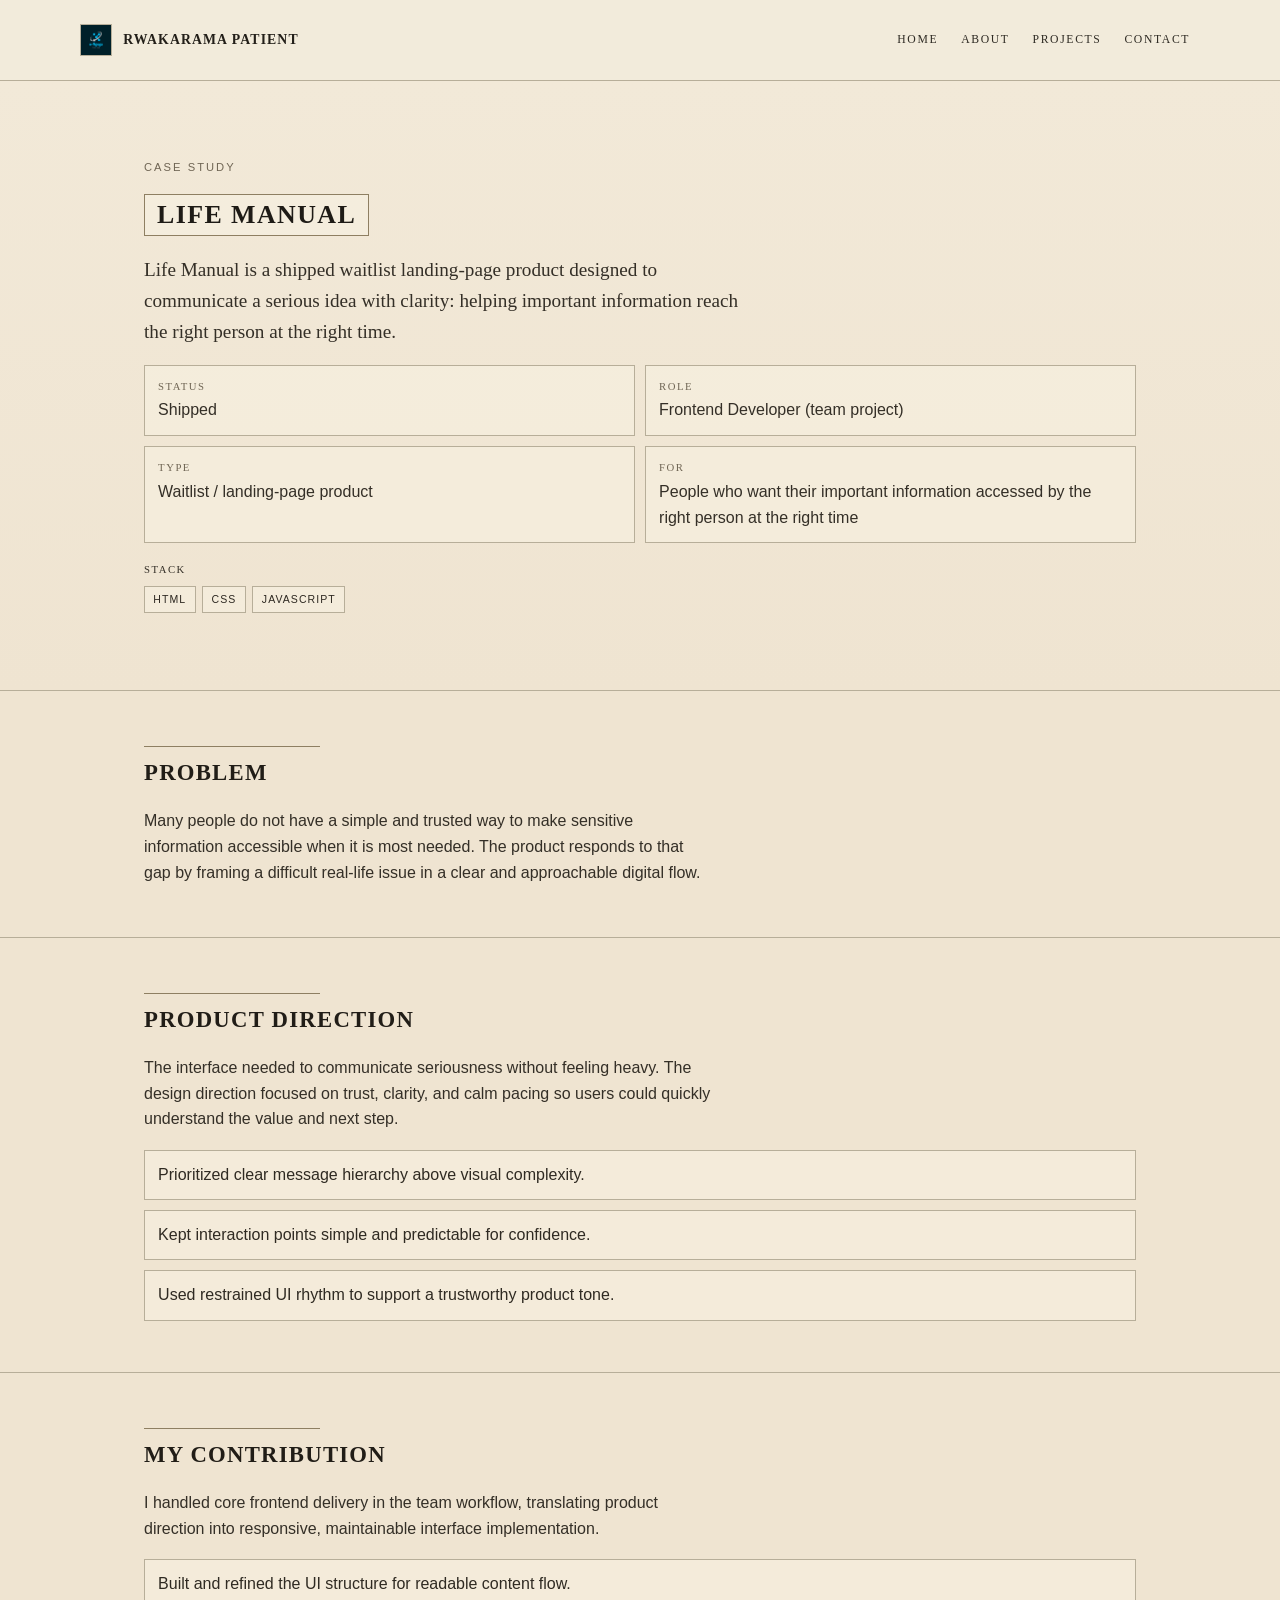
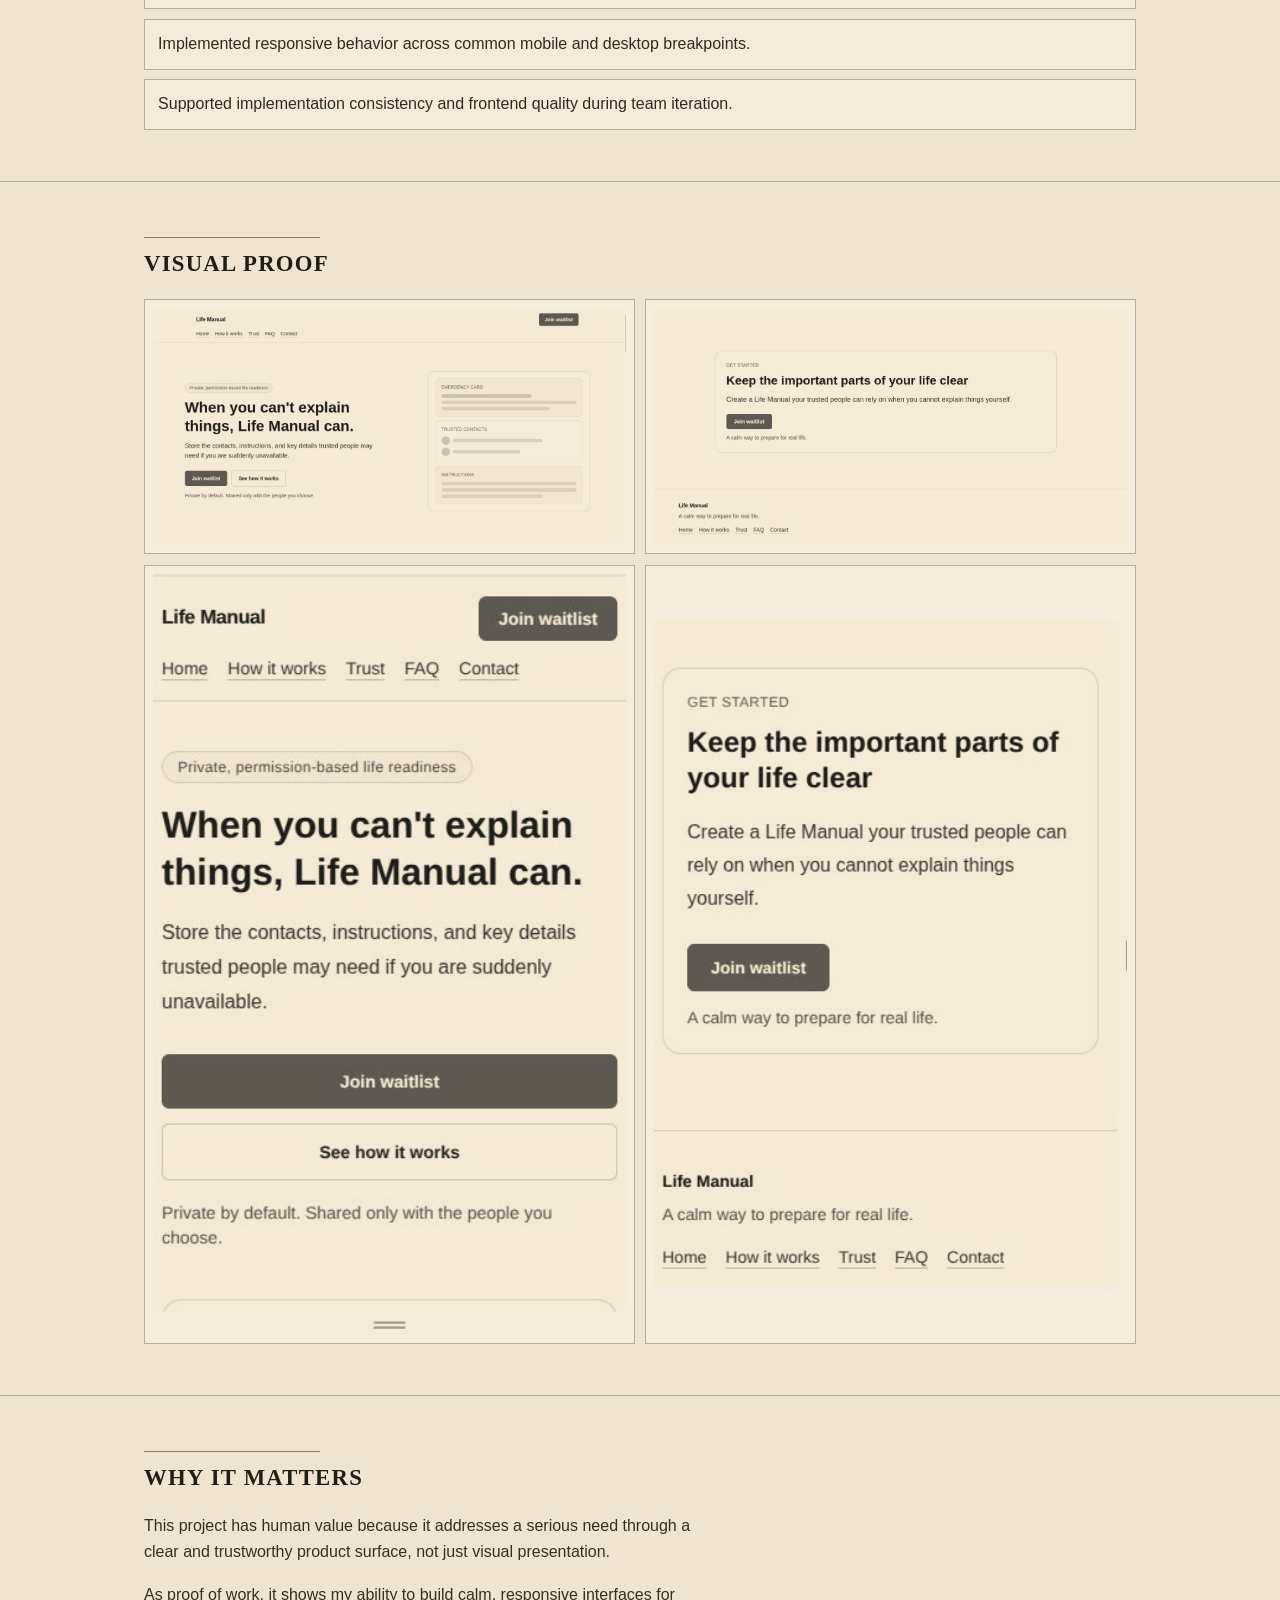
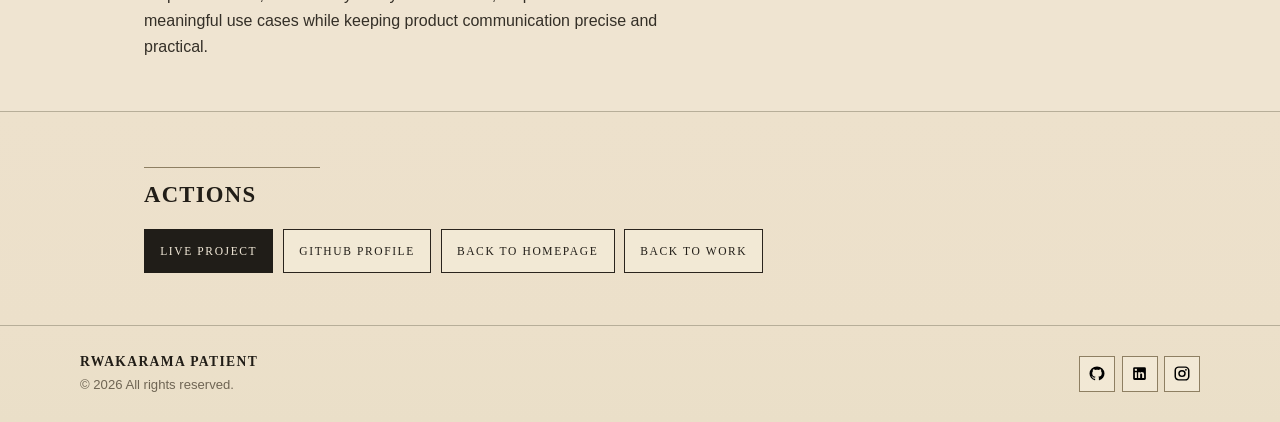
<file: life-manual-case-study.html>
<!DOCTYPE html>
<html lang="en">
  <head>
    <meta charset="UTF-8" />
    <meta name="viewport" content="width=device-width, initial-scale=1.0" />
    <meta
      name="description"
      content="Life Manual case study: waitlist landing-page product focused on trust, clarity, and responsive frontend implementation."
    />
    <title>Life Manual Case Study | RWAKARAMA Patient</title>
    <link rel="icon" type="image/png" sizes="32x32" href="assets/favicon/favicon-v2.png" />
    <link rel="shortcut icon" href="assets/favicon/favicon-v2.png" />
    <link rel="stylesheet" href="css/style.css" />
    <script src="js/main.js" defer></script>
  </head>
  <body>
    <a class="skip-link" href="#main-content">Skip to content</a>

    <header class="site-header">
      <div class="container header-inner">
        <a class="brand" href="index.html" aria-label="RWAKARAMA Patient home">
          <img class="brand-logo" src="assets/icons/logo.png" alt="RWAKARAMA Patient logo" />
          <span class="brand-text">RWAKARAMA Patient</span>
        </a>

        <button
          class="nav-toggle"
          type="button"
          aria-expanded="false"
          aria-controls="site-nav"
          aria-label="Toggle navigation menu"
        >
          <span class="nav-toggle-line"></span>
          <span class="nav-toggle-line"></span>
          <span class="nav-toggle-line"></span>
        </button>

        <nav class="site-nav" id="site-nav" aria-label="Main navigation">
          <a class="nav-link" href="index.html">Home</a>
          <a class="nav-link" href="about.html">About</a>
          <a class="nav-link" href="projects.html">Projects</a>
          <a class="nav-link" href="contact.html">Contact</a>
        </nav>
      </div>
    </header>

    <main id="main-content" class="case-study-main">
      <section class="case-study-hero" aria-labelledby="case-study-title">
        <div class="container case-study-inner">
          <p class="section-kicker">Case Study</p>
          <h1 class="section-title-box case-study-title" id="case-study-title">Life Manual</h1>
          <p class="case-study-summary">
            Life Manual is a shipped waitlist landing-page product designed to communicate a serious idea
            with clarity: helping important information reach the right person at the right time.
          </p>

          <div class="case-study-meta" aria-label="Life Manual case study metadata">
            <p><span>Status</span> Shipped</p>
            <p><span>Role</span> Frontend Developer (team project)</p>
            <p><span>Type</span> Waitlist / landing-page product</p>
            <p>
              <span>For</span> People who want their important information accessed by the right person at
              the right time
            </p>
          </div>

          <div class="case-study-stack-wrap">
            <p class="case-study-label">Stack</p>
            <div class="case-study-stack" aria-label="Life Manual stack">
              <span>HTML</span>
              <span>CSS</span>
              <span>JavaScript</span>
            </div>
          </div>
        </div>
      </section>

      <section class="case-study-section" aria-labelledby="case-problem-title">
        <div class="container case-study-inner">
          <h2 class="case-study-subtitle" id="case-problem-title">Problem</h2>
          <p>
            Many people do not have a simple and trusted way to make sensitive information accessible when
            it is most needed. The product responds to that gap by framing a difficult real-life issue in a
            clear and approachable digital flow.
          </p>
        </div>
      </section>

      <section class="case-study-section" aria-labelledby="case-direction-title">
        <div class="container case-study-inner">
          <h2 class="case-study-subtitle" id="case-direction-title">Product Direction</h2>
          <p>
            The interface needed to communicate seriousness without feeling heavy. The design direction
            focused on trust, clarity, and calm pacing so users could quickly understand the value and next
            step.
          </p>
          <ul class="case-study-list">
            <li>Prioritized clear message hierarchy above visual complexity.</li>
            <li>Kept interaction points simple and predictable for confidence.</li>
            <li>Used restrained UI rhythm to support a trustworthy product tone.</li>
          </ul>
        </div>
      </section>

      <section class="case-study-section" aria-labelledby="case-contribution-title">
        <div class="container case-study-inner">
          <h2 class="case-study-subtitle" id="case-contribution-title">My Contribution</h2>
          <p>
            I handled core frontend delivery in the team workflow, translating product direction into
            responsive, maintainable interface implementation.
          </p>
          <ul class="case-study-list">
            <li>Built and refined the UI structure for readable content flow.</li>
            <li>Implemented responsive behavior across common mobile and desktop breakpoints.</li>
            <li>Supported implementation consistency and frontend quality during team iteration.</li>
          </ul>
        </div>
      </section>

      <section class="case-study-section" aria-labelledby="case-visual-proof-title">
        <div class="container case-study-inner">
          <h2 class="case-study-subtitle" id="case-visual-proof-title">Visual Proof</h2>
          <div class="case-study-gallery" aria-label="Life Manual screenshots">
            <figure class="case-study-shot">
              <img src="assets/images/life-manual-desktop-1.jpg" alt="Life Manual desktop screenshot one" />
            </figure>
            <figure class="case-study-shot">
              <img src="assets/images/life-manual-desktop-2.jpg" alt="Life Manual desktop screenshot two" />
            </figure>
            <figure class="case-study-shot">
              <img src="assets/images/life-manual-mobile-1.jpg" alt="Life Manual mobile screenshot one" />
            </figure>
            <figure class="case-study-shot">
              <img src="assets/images/life-manual-mobile2.jpg" alt="Life Manual mobile screenshot two" />
            </figure>
          </div>
        </div>
      </section>

      <section class="case-study-section" aria-labelledby="case-value-title">
        <div class="container case-study-inner">
          <h2 class="case-study-subtitle" id="case-value-title">Why It Matters</h2>
          <p>
            This project has human value because it addresses a serious need through a clear and trustworthy
            product surface, not just visual presentation.
          </p>
          <p>
            As proof of work, it shows my ability to build calm, responsive interfaces for meaningful use
            cases while keeping product communication precise and practical.
          </p>
        </div>
      </section>

      <section class="case-study-section case-study-actions" aria-labelledby="case-actions-title">
        <div class="container case-study-inner">
          <h2 class="case-study-subtitle" id="case-actions-title">Actions</h2>
          <div class="projects-links" aria-label="Life Manual actions">
            <a
              class="cta-link cta-link-primary"
              href="https://life-manual-n.vercel.app/"
              target="_blank"
              rel="noopener noreferrer"
            >
              Live Project
            </a>
            <a
              class="cta-link"
              href="https://github.com/rwakaramapatient"
              target="_blank"
              rel="noopener noreferrer"
            >
              GitHub Profile
            </a>
            <a class="cta-link" href="index.html">Back to Homepage</a>
            <a class="cta-link" href="projects.html">Back to Work</a>
          </div>
        </div>
      </section>
    </main>

    <footer class="site-footer">
      <div class="container footer-inner">
        <div class="footer-info">
          <p class="footer-name">RWAKARAMA Patient</p>
          <p class="footer-copy">&copy; 2026 All rights reserved.</p>
        </div>

        <nav class="social-nav" aria-label="Social links">
          <a
            class="social-link"
            href="https://github.com/rwakaramapatient"
            target="_blank"
            rel="noopener noreferrer"
            aria-label="GitHub"
          >
            <img src="assets/icons/github.svg" alt="" />
          </a>
          <a
            class="social-link"
            href="https://linkedin.com/in/rwakarama-patient-4941693b5"
            target="_blank"
            rel="noopener noreferrer"
            aria-label="LinkedIn"
          >
            <img src="assets/icons/linkedin.svg" alt="" />
          </a>
          <a
            class="social-link"
            href="https://www.instagram.com/r.w.a.k.a.r.a.m.a"
            target="_blank"
            rel="noopener noreferrer"
            aria-label="Instagram"
          >
            <img src="assets/icons/instagram.svg" alt="" />
          </a>
        </nav>
      </div>
    </footer>
  </body>
</html>
</file>
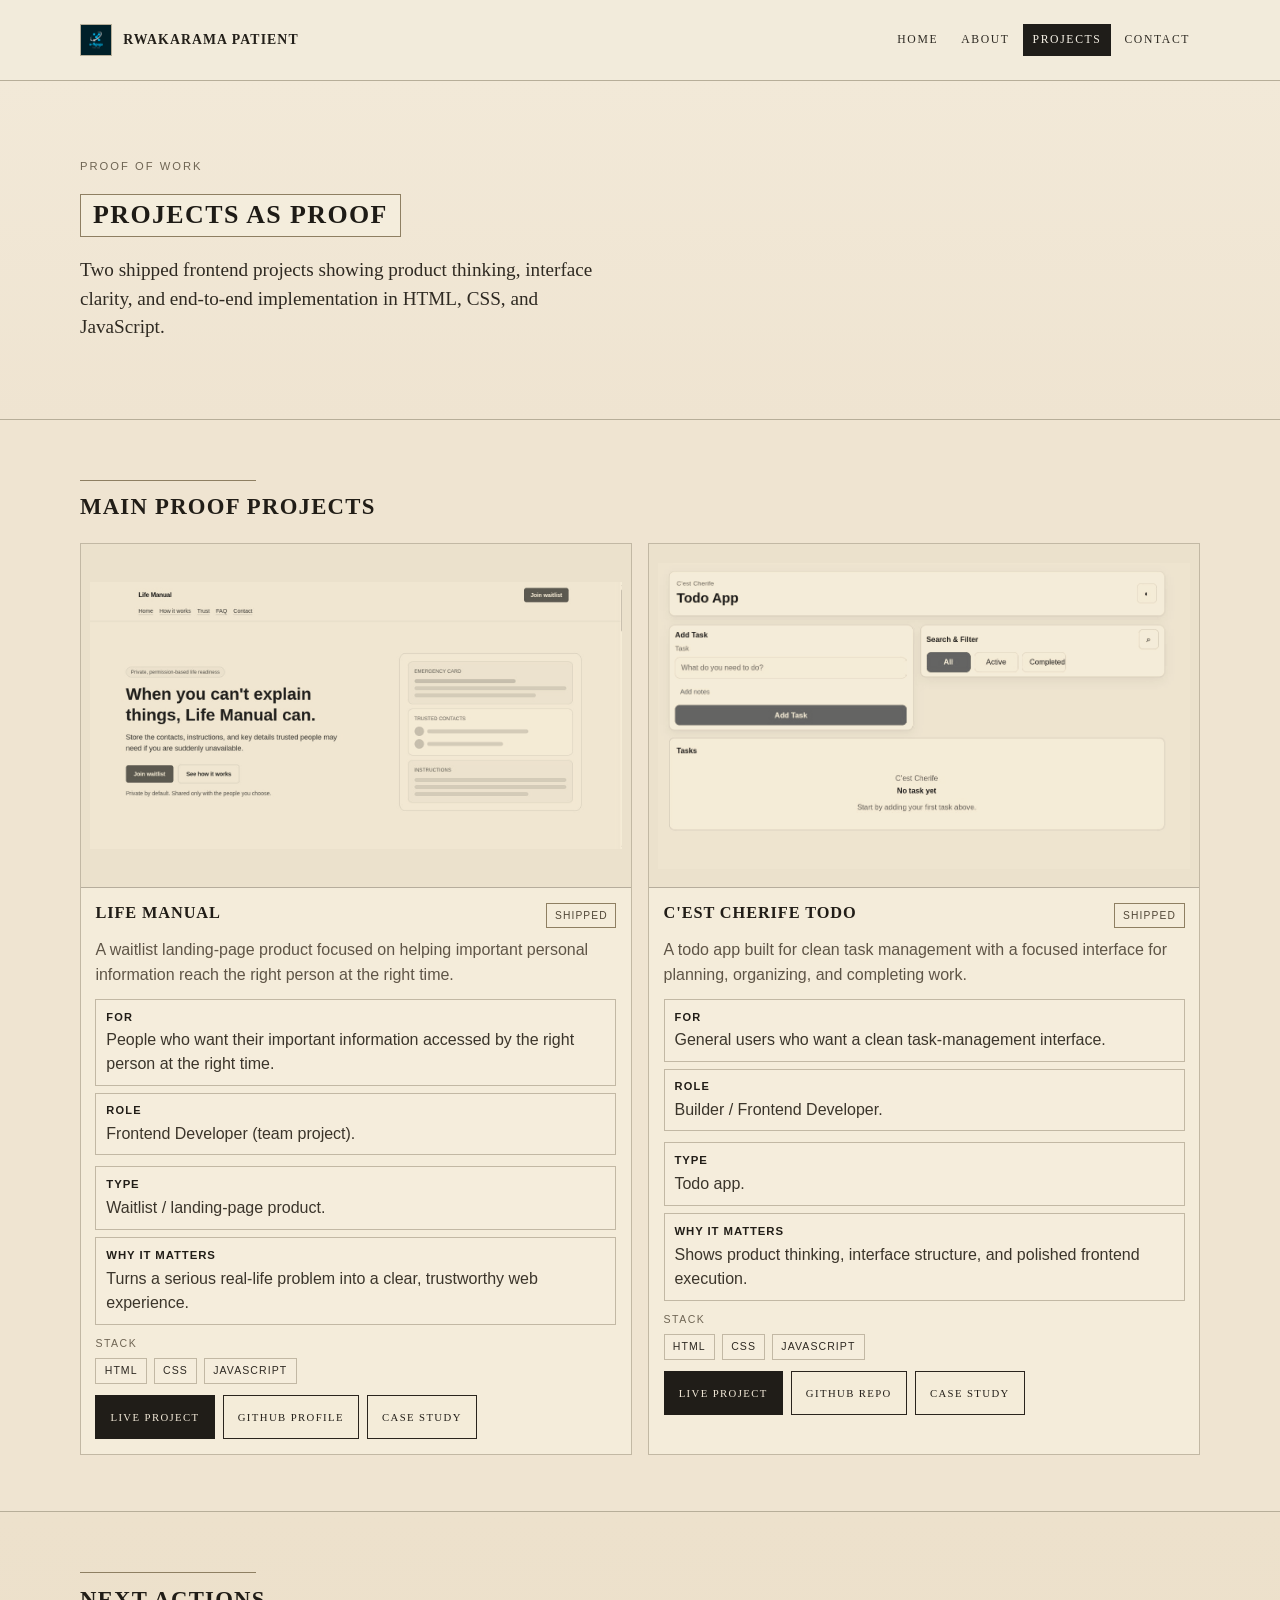
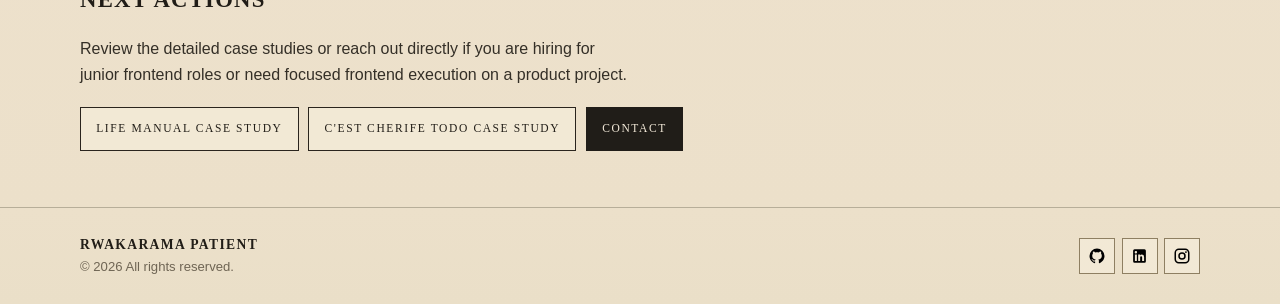
<file: projects.html>
<!DOCTYPE html>
<html lang="en">
  <head>
    <meta charset="UTF-8" />
    <meta name="viewport" content="width=device-width, initial-scale=1.0" />
    <meta
      name="description"
      content="Proof-driven frontend project portfolio featuring Life Manual and C'est Cherife Todo case studies."
    />
    <title>Projects | RWAKARAMA Patient</title>
    <link rel="icon" type="image/png" sizes="32x32" href="assets/favicon/favicon-v2.png" />
    <link rel="shortcut icon" href="assets/favicon/favicon-v2.png" />
    <link rel="stylesheet" href="css/style.css" />
    <script src="js/main.js" defer></script>
  </head>
  <body>
    <a class="skip-link" href="#main-content">Skip to content</a>

    <header class="site-header">
      <div class="container header-inner">
        <a class="brand" href="index.html" aria-label="RWAKARAMA Patient home">
          <img class="brand-logo" src="assets/icons/logo.png" alt="RWAKARAMA Patient logo" />
          <span class="brand-text">RWAKARAMA Patient</span>
        </a>

        <button
          class="nav-toggle"
          type="button"
          aria-expanded="false"
          aria-controls="site-nav"
          aria-label="Toggle navigation menu"
        >
          <span class="nav-toggle-line"></span>
          <span class="nav-toggle-line"></span>
          <span class="nav-toggle-line"></span>
        </button>

        <nav class="site-nav" id="site-nav" aria-label="Main navigation">
          <a class="nav-link" href="index.html">Home</a>
          <a class="nav-link" href="about.html">About</a>
          <a class="nav-link" href="projects.html" aria-current="page">Projects</a>
          <a class="nav-link" href="contact.html">Contact</a>
        </nav>
      </div>
    </header>

    <main id="main-content" class="projects-main">
      <section class="projects-page-intro" aria-labelledby="projects-page-title">
        <div class="container projects-inner">
          <p class="section-kicker">Proof of Work</p>
          <h1 class="section-title-box projects-page-title" id="projects-page-title">Projects as Proof</h1>
          <p class="projects-lead">
            Two shipped frontend projects showing product thinking, interface clarity, and end-to-end implementation in
            HTML, CSS, and JavaScript.
          </p>
        </div>
      </section>

      <section class="projects-section projects-preview" aria-labelledby="projects-list-title">
        <div class="container projects-inner">
          <h2 class="projects-subtitle" id="projects-list-title">Main Proof Projects</h2>

          <div class="project-cards" aria-label="Proof project cards">
            <article class="project-card">
              <img src="assets/images/life-manual-desktop-1.jpg" alt="Life Manual project preview" class="project-card-image" />
              <div class="project-card-body">
                <div class="project-card-top">
                  <h3 class="project-card-name">Life Manual</h3>
                  <span class="project-status">Shipped</span>
                </div>
                <p class="project-card-desc">
                  A waitlist landing-page product focused on helping important personal information reach the right
                  person at the right time.
                </p>
                <div class="project-meta" aria-label="Life Manual project context">
                  <p><span>For</span> People who want their important information accessed by the right person at the right time.</p>
                  <p><span>Role</span> Frontend Developer (team project).</p>
                </div>
                <ul class="project-proof-list" aria-label="Life Manual proof points">
                  <li><span>Type</span> Waitlist / landing-page product.</li>
                  <li><span>Why it matters</span> Turns a serious real-life problem into a clear, trustworthy web experience.</li>
                </ul>
                <div class="project-stack-wrap">
                  <p class="project-stack-title">Stack</p>
                  <div class="project-stack" aria-label="Life Manual stack">
                    <span>HTML</span>
                    <span>CSS</span>
                    <span>JavaScript</span>
                  </div>
                </div>
                <div class="project-actions" aria-label="Life Manual actions">
                  <a
                    class="project-action project-action-primary"
                    href="https://life-manual-n.vercel.app/"
                    target="_blank"
                    rel="noopener noreferrer"
                  >
                    Live Project
                  </a>
                  <a class="project-action" href="https://github.com/rwakaramapatient" target="_blank" rel="noopener noreferrer">
                    GitHub Profile
                  </a>
                  <a class="project-action" href="life-manual-case-study.html">Case Study</a>
                </div>
              </div>
            </article>

            <article class="project-card">
              <img src="assets/images/cest-cherife-desktop-1.jpg" alt="C'est Cherife Todo project preview" class="project-card-image" />
              <div class="project-card-body">
                <div class="project-card-top">
                  <h3 class="project-card-name">C&apos;est Cherife Todo</h3>
                  <span class="project-status">Shipped</span>
                </div>
                <p class="project-card-desc">
                  A todo app built for clean task management with a focused interface for planning, organizing, and
                  completing work.
                </p>
                <div class="project-meta" aria-label="C'est Cherife Todo project context">
                  <p><span>For</span> General users who want a clean task-management interface.</p>
                  <p><span>Role</span> Builder / Frontend Developer.</p>
                </div>
                <ul class="project-proof-list" aria-label="C'est Cherife Todo proof points">
                  <li><span>Type</span> Todo app.</li>
                  <li><span>Why it matters</span> Shows product thinking, interface structure, and polished frontend execution.</li>
                </ul>
                <div class="project-stack-wrap">
                  <p class="project-stack-title">Stack</p>
                  <div class="project-stack" aria-label="C'est Cherife Todo stack">
                    <span>HTML</span>
                    <span>CSS</span>
                    <span>JavaScript</span>
                  </div>
                </div>
                <div class="project-actions" aria-label="C'est Cherife Todo actions">
                  <a
                    class="project-action project-action-primary"
                    href="https://cestcherife.netlify.app/"
                    target="_blank"
                    rel="noopener noreferrer"
                  >
                    Live Project
                  </a>
                  <a
                    class="project-action"
                    href="https://github.com/rwakaramapatient/C-est-cherife-todo.git"
                    target="_blank"
                    rel="noopener noreferrer"
                  >
                    GitHub Repo
                  </a>
                  <a class="project-action" href="cest-cherife-todo-case-study.html">Case Study</a>
                </div>
              </div>
            </article>
          </div>
        </div>
      </section>

      <section class="projects-section projects-soon" aria-labelledby="projects-actions-title">
        <div class="container projects-inner">
          <h2 class="projects-subtitle" id="projects-actions-title">Next Actions</h2>
          <p>
            Review the detailed case studies or reach out directly if you are hiring for junior frontend roles or need
            focused frontend execution on a product project.
          </p>
          <div class="projects-links" aria-label="Projects page actions">
            <a class="cta-link" href="life-manual-case-study.html">Life Manual Case Study</a>
            <a class="cta-link" href="cest-cherife-todo-case-study.html">C&apos;est Cherife Todo Case Study</a>
            <a class="cta-link cta-link-primary" href="contact.html">Contact</a>
          </div>
        </div>
      </section>
    </main>

    <footer class="site-footer">
      <div class="container footer-inner">
        <div class="footer-info">
          <p class="footer-name">RWAKARAMA Patient</p>
          <p class="footer-copy">&copy; 2026 All rights reserved.</p>
        </div>

        <nav class="social-nav" aria-label="Social links">
          <a class="social-link" href="https://github.com/rwakaramapatient" target="_blank" rel="noopener noreferrer" aria-label="GitHub">
            <img src="assets/icons/github.svg" alt="" />
          </a>
          <a class="social-link" href="https://linkedin.com/in/rwakarama-patient-4941693b5" target="_blank" rel="noopener noreferrer" aria-label="LinkedIn">
            <img src="assets/icons/linkedin.svg" alt="" />
          </a>
          <a class="social-link" href="https://www.instagram.com/r.w.a.k.a.r.a.m.a" target="_blank" rel="noopener noreferrer" aria-label="Instagram">
            <img src="assets/icons/instagram.svg" alt="" />
          </a>
        </nav>
      </div>
    </footer>
  </body>
</html>
</file>
<file: css/style.css>
:root {
  --bg: #efe4d1;
  --surface: #ece0c9;
  --text: #231f19;
  --muted: #6f6554;
  --line: #b7ae99;
  --focus: #2a241d;
}

*,
*::before,
*::after {
  box-sizing: border-box;
}

html,
body {
  margin: 0;
  padding: 0;
}

body {
  min-height: 100vh;
  display: flex;
  flex-direction: column;
  font-family: "Helvetica Neue", Helvetica, Arial, sans-serif;
  background: var(--bg);
  color: var(--text);
  line-height: 1.5;
}

img {
  max-width: 100%;
  display: block;
}

a {
  color: inherit;
  text-decoration: none;
}

.container {
  width: min(100% - 2rem, 70rem);
  margin-inline: auto;
}

.skip-link {
  position: absolute;
  left: 1rem;
  top: -100%;
  padding: 0.6rem 0.8rem;
  background: #000000;
  color: #ffffff;
  z-index: 1000;
}

.skip-link:focus-visible {
  top: 1rem;
  outline: 2px solid #ffffff;
  outline-offset: 2px;
}

.site-header {
  border-bottom: 1px solid #b7ae99;
  background: #f2ebdb;
}

.header-inner {
  min-height: 4.35rem;
  display: flex;
  align-items: center;
  justify-content: space-between;
  gap: 0.7rem;
  position: relative;
}

.brand {
  display: inline-flex;
  align-items: center;
  gap: 0.6rem;
  min-height: 44px;
}

.brand-logo {
  width: 2rem;
  height: 2rem;
  border-radius: 0;
  border: 1px solid #b7ae99;
  background: #e7decb;
}

.brand-text {
  font-size: 0.86rem;
  font-weight: 600;
  letter-spacing: 0.08em;
  text-transform: uppercase;
  white-space: nowrap;
  font-family: "Garamond", "Times New Roman", serif;
}

.brand-role {
  display: none;
}

.nav-toggle {
  width: 44px;
  height: 44px;
  border: 1px solid #b7ae99;
  background: #f2ebdb;
  border-radius: 0;
  display: inline-flex;
  flex-direction: column;
  justify-content: center;
  align-items: center;
  gap: 0.3rem;
  cursor: pointer;
}

.nav-toggle-line {
  width: 1.1rem;
  height: 2px;
  background: #2a2721;
  transition: transform 0.2s ease, opacity 0.2s ease;
}

.site-nav {
  position: absolute;
  top: calc(100% + 0.45rem);
  right: 0;
  left: 0;
  z-index: 20;
  display: none;
  flex-direction: column;
  gap: 0.1rem;
  padding: 0.5rem;
  background: #f2ebdb;
  border: 1px solid #b7ae99;
  border-radius: 0;
  box-shadow: 0 0.35rem 1rem rgba(51, 46, 37, 0.12);
}

.site-nav.is-open {
  display: flex;
}

.nav-link {
  min-height: 44px;
  display: inline-flex;
  align-items: center;
  padding: 0.5rem 0.7rem;
  border-radius: 0;
  font-size: 0.73rem;
  letter-spacing: 0.14em;
  text-transform: uppercase;
  color: #2f2b24;
  font-family: "Garamond", "Times New Roman", serif;
}

.nav-link:hover {
  background: #e8deca;
}

.nav-link[aria-current="page"] {
  background: #1f1d19;
  color: #f7f2e7;
}

.nav-toggle[aria-expanded="true"] .nav-toggle-line:nth-child(1) {
  transform: translateY(5px) rotate(45deg);
}

.nav-toggle[aria-expanded="true"] .nav-toggle-line:nth-child(2) {
  opacity: 0;
}

.nav-toggle[aria-expanded="true"] .nav-toggle-line:nth-child(3) {
  transform: translateY(-5px) rotate(-45deg);
}

main {
  flex: 1;
}

.site-footer {
  border-top: 1px solid #b7ae99;
  background: linear-gradient(180deg, #ece0ca 0%, #eadfc8 100%);
  margin-top: auto;
}

.footer-inner {
  min-height: 5.5rem;
  display: flex;
  flex-direction: column;
  align-items: flex-start;
  justify-content: center;
  gap: 0.68rem;
  padding-block: 0.9rem;
}

.footer-info {
  display: grid;
  gap: 0.15rem;
}

.footer-name,
.footer-copy {
  margin: 0;
}

.footer-name {
  font-size: 0.85rem;
  font-weight: 600;
  text-transform: uppercase;
  letter-spacing: 0.1em;
  color: #211d17;
  font-family: "Garamond", "Times New Roman", serif;
}

.footer-copy {
  font-size: 0.82rem;
  color: #6f6554;
}

.social-nav {
  display: inline-flex;
  align-items: center;
  justify-content: flex-start;
  flex-wrap: wrap;
  gap: 0.4rem;
}

.social-link {
  width: 2.25rem;
  height: 2.25rem;
  border: 1px solid #8e7f62;
  border-radius: 0;
  background: rgba(247, 240, 224, 0.55);
  display: inline-flex;
  align-items: center;
  justify-content: center;
}

.social-link:hover {
  background: #e7dbc4;
  border-color: #6f6554;
}

.social-link img {
  width: 1.1rem;
  height: 1.1rem;
}

.nav-link,
.social-link,
.hero-cta,
.hero-feature-link,
.hero-contact-note a,
.projects-preview .project-action,
.cta-preview .cta-link,
.about-actions .cta-link,
.projects-links .cta-link,
.contact-methods-list a {
  transition:
    background-color 0.16s ease,
    color 0.16s ease,
    border-color 0.16s ease,
    text-decoration-color 0.16s ease;
}

a:focus-visible,
button:focus-visible {
  outline: 2px solid var(--focus);
  outline-offset: 2px;
}

@media (min-width: 48rem) {
  .header-inner {
    min-height: 5rem;
  }

  .nav-toggle {
    display: none;
  }

  .brand {
    gap: 0.7rem;
  }

  .site-nav {
    position: static;
    display: inline-flex;
    flex-direction: row;
    align-items: center;
    gap: 0.2rem;
    padding: 0;
    border: 0;
    border-radius: 0;
    box-shadow: none;
  }

  .nav-link {
    min-height: auto;
    padding: 0.45rem 0.62rem;
  }

  .footer-inner {
    min-height: 6rem;
    flex-direction: row;
    align-items: center;
    justify-content: space-between;
  }
}

.hero {
  border-bottom: 1px solid #b7ae99;
  background:
    radial-gradient(circle at 16% 14%, rgba(195, 180, 151, 0.24), transparent 56%),
    radial-gradient(circle at 88% 10%, rgba(198, 184, 155, 0.16), transparent 44%),
    linear-gradient(180deg, #f3ead8 0%, #efe3cd 54%, #f2e8d7 100%);
}

.hero-inner {
  padding-block: clamp(2.5rem, 6vw, 4.8rem);
  display: grid;
  gap: 1.15rem;
  align-items: start;
}

.hero-content {
  max-width: 44rem;
  display: grid;
  gap: 0.82rem;
}

.hero-role {
  margin: 0;
  font-size: 0.73rem;
  font-weight: 600;
  letter-spacing: 0.17em;
  text-transform: uppercase;
  color: #6f6554;
}

.hero-name {
  margin: 0;
  font-size: clamp(1.9rem, 8.6vw, 3.95rem);
  line-height: 1.06;
  letter-spacing: -0.012em;
  color: #1e1a15;
  font-family: "Baskerville Old Face", "Garamond", "Times New Roman", serif;
  max-width: 18ch;
}

.hero-supporting {
  margin: 0;
  max-width: 58ch;
  font-size: clamp(1rem, 2.2vw, 1.12rem);
  line-height: 1.62;
  color: #3b352b;
}

.hero-actions {
  margin-top: 0.6rem;
  display: flex;
  flex-wrap: wrap;
  gap: 0.6rem;
}

.hero-cta {
  min-height: 44px;
  display: inline-flex;
  align-items: center;
  justify-content: center;
  border: 1px solid #2a241d;
  padding: 0.56rem 0.95rem;
  font-size: 0.72rem;
  letter-spacing: 0.14em;
  text-transform: uppercase;
  background: rgba(245, 236, 218, 0.74);
  color: #231f19;
  font-family: "Garamond", "Times New Roman", serif;
}

.hero-cta-primary {
  background: #201d18;
  border-color: #201d18;
  color: #f2e9d8;
}

.hero-cta:hover {
  background: #eadfc8;
}

.hero-cta-primary:hover {
  background: #12110e;
}

.hero-contact-note {
  margin: 0.1rem 0 0;
  color: #5f5547;
  font-size: 0.9rem;
}

.hero-contact-note a {
  text-decoration: underline;
  text-underline-offset: 3px;
}

.hero-featured-project {
  margin: 0;
  border: 1px solid #b7ae99;
  background: rgba(249, 243, 229, 0.72);
}

.hero-feature-image {
  width: 100%;
  aspect-ratio: 16 / 9;
  object-fit: contain;
  object-position: center;
  padding: clamp(0.4rem, 0.9vw, 0.58rem);
  background: rgba(246, 238, 221, 0.9);
  border-bottom: 1px solid #b7ae99;
  filter: grayscale(100%) contrast(1.03) sepia(10%);
  mix-blend-mode: multiply;
}

.hero-feature-body {
  display: grid;
  gap: 0.58rem;
  padding: 0.92rem;
}

.hero-feature-kicker {
  margin: 0;
  font-size: 0.66rem;
  text-transform: uppercase;
  letter-spacing: 0.16em;
  color: #6f6554;
}

.hero-featured-project h2 {
  margin: 0;
  font-size: 1.06rem;
  line-height: 1.2;
  text-transform: uppercase;
  letter-spacing: 0.055em;
  color: #211d17;
  font-family: "Baskerville Old Face", "Garamond", "Times New Roman", serif;
}

.hero-featured-project p {
  margin: 0;
  color: #5f5547;
  line-height: 1.55;
}

.hero-feature-list {
  list-style: none;
  margin: 0;
  padding: 0;
  display: grid;
  gap: 0.34rem;
}

.hero-feature-list li {
  position: relative;
  padding-left: 0.9rem;
  color: #342f27;
  line-height: 1.5;
}

.hero-feature-list li::before {
  content: "";
  position: absolute;
  left: 0;
  top: 0.65em;
  width: 0.34rem;
  height: 0.34rem;
  background: #8e7f62;
}

.hero-feature-link {
  width: fit-content;
  font-size: 0.69rem;
  text-transform: uppercase;
  letter-spacing: 0.13em;
  border-bottom: 1px solid #8e7f62;
  color: #2f2b23;
  padding-bottom: 0.16rem;
}

.hero-feature-link:hover {
  color: #11100d;
  border-bottom-color: #11100d;
}

.proof-strip {
  border-bottom: 1px solid #b7ae99;
  background: linear-gradient(180deg, #efe3ce 0%, #eee2cc 100%);
}

.proof-list {
  list-style: none;
  margin: 0;
  padding: 0.9rem 0;
  display: grid;
  gap: 0.58rem;
}

.proof-list li {
  border: 1px solid #b7ae99;
  background: rgba(247, 240, 224, 0.65);
  padding: 0.66rem 0.74rem;
  display: grid;
  gap: 0.16rem;
}

.proof-value {
  font-size: 0.73rem;
  letter-spacing: 0.14em;
  text-transform: uppercase;
  color: #201d18;
  font-weight: 600;
}

.proof-label {
  font-size: 0.88rem;
  color: #5f5547;
}

.home-preview {
  padding-block: clamp(2.2rem, 5.5vw, 3.7rem);
  background: #f2e9d8;
}

.home-preview + .home-preview {
  border-top: 1px solid #b7ae99;
}

.home-preview-inner {
  display: grid;
  gap: 1.05rem;
}

.about-preview {
  background:
    linear-gradient(180deg, #f1e8d7 0%, #efe5d2 100%);
}

.skills-preview {
  background:
    linear-gradient(180deg, #efe5d2 0%, #eee3cf 100%);
}

.projects-preview {
  background:
    linear-gradient(180deg, #eee3cf 0%, #ede1cc 100%);
}

.lab-preview {
  background:
    linear-gradient(180deg, #ede1cc 0%, #ece0ca 100%);
}

.home-preview .section-head {
  display: grid;
  gap: 0.5rem;
  position: relative;
  padding-top: 0.25rem;
}

.home-preview .section-head::before {
  content: "";
  width: min(12.5rem, 48vw);
  border-top: 1px solid #8e7f62;
}

.home-preview .section-kicker {
  margin: 0;
  font-size: 0.7rem;
  text-transform: uppercase;
  letter-spacing: 0.18em;
  color: #6f6554;
}

.home-preview .section-title-box {
  margin: 0;
  display: inline-block;
  width: fit-content;
  border: 1px solid #8e7f62;
  padding: 0.45rem 0.75rem;
  font-size: clamp(1.16rem, 3vw, 1.52rem);
  line-height: 1.02;
  text-transform: uppercase;
  letter-spacing: 0.055em;
  background: rgba(247, 240, 224, 0.68);
  color: #1e1b16;
  font-family: "Baskerville Old Face", "Garamond", "Times New Roman", serif;
}

.home-preview .section-body {
  max-width: 54rem;
  display: grid;
  gap: 0.85rem;
}

.home-preview .section-body p {
  margin: 0;
  font-size: clamp(1rem, 2.2vw, 1.12rem);
  color: #342f27;
  line-height: 1.62;
}

.about-preview-panel {
  display: grid;
  gap: 0.9rem;
}

.about-preview-photo {
  margin: 0;
  width: min(100%, 12rem);
  border: 1px solid #b7ae99;
  background: rgba(248, 242, 227, 0.65);
}

.about-preview-photo img {
  width: 100%;
  aspect-ratio: 4 / 5;
  object-fit: cover;
  object-position: center 24%;
  filter: grayscale(100%) contrast(1.04) sepia(11%);
  mix-blend-mode: multiply;
}

.about-proof-list {
  list-style: none;
  margin: 0;
  padding: 0;
  display: grid;
  gap: 0.52rem;
}

.about-proof-list li {
  border: 1px solid #b7ae99;
  background: rgba(247, 240, 224, 0.62);
  padding: 0.7rem 0.8rem;
  color: #2f2a22;
  line-height: 1.55;
}

.skills-preview .skills-list {
  list-style: none;
  margin: 0;
  padding: 0;
  display: grid;
  grid-template-columns: repeat(2, minmax(0, 1fr));
  gap: 0.62rem;
  max-width: 52rem;
}

.skills-preview .skill-chip {
  border: 1px solid #b7ae99;
  background: rgba(247, 240, 224, 0.62);
  padding: 0.72rem 0.82rem;
  min-height: 44px;
  display: inline-flex;
  align-items: center;
  font-size: 0.82rem;
  letter-spacing: 0.1em;
  text-transform: uppercase;
  color: #2e2922;
}

.projects-preview .project-cards {
  display: grid;
  gap: 0.92rem;
}

.projects-preview .project-card {
  border: 1px solid #c2b8a4;
  background: rgba(248, 242, 227, 0.56);
}

.projects-preview .project-card-image {
  width: 100%;
  aspect-ratio: 16 / 10;
  object-fit: contain;
  object-position: center;
  padding: clamp(0.38rem, 0.9vw, 0.54rem);
  background: rgba(246, 238, 221, 0.86);
  border-bottom: 1px solid #c2b8a4;
  filter: grayscale(92%) contrast(1.01) sepia(6%);
  mix-blend-mode: multiply;
}

.projects-preview .project-card-body {
  padding: 0.95rem 0.9rem;
  display: grid;
  gap: 0.68rem;
}

.projects-preview .project-card-top {
  display: flex;
  align-items: flex-start;
  justify-content: space-between;
  gap: 0.7rem;
}

.projects-preview .project-card-name {
  margin: 0;
  font-size: 1.02rem;
  line-height: 1.2;
  text-transform: uppercase;
  letter-spacing: 0.055em;
  font-family: "Baskerville Old Face", "Garamond", "Times New Roman", serif;
  color: #211d17;
}

.projects-preview .project-status {
  border: 1px solid #8e7f62;
  padding: 0.22rem 0.48rem;
  font-size: 0.64rem;
  text-transform: uppercase;
  letter-spacing: 0.11em;
  white-space: nowrap;
  color: #514737;
  background: rgba(244, 235, 219, 0.46);
}

.projects-preview .project-card-desc {
  margin: 0;
  color: #5f5547;
  line-height: 1.56;
}

.projects-preview .project-meta {
  display: grid;
  gap: 0.42rem;
}

.projects-preview .project-meta p {
  margin: 0;
  border: 1px solid #c2b8a4;
  background: rgba(247, 240, 224, 0.5);
  padding: 0.55rem 0.62rem;
  color: #3b352b;
  line-height: 1.5;
}

.projects-preview .project-meta span {
  display: block;
  margin-bottom: 0.16rem;
  font-size: 0.69rem;
  text-transform: uppercase;
  letter-spacing: 0.11em;
  color: #211d17;
  font-weight: 600;
}

.projects-preview .project-proof-list {
  list-style: none;
  margin: 0;
  padding: 0;
  display: grid;
  gap: 0.42rem;
}

.projects-preview .project-proof-list li {
  border: 1px solid #c2b8a4;
  background: rgba(247, 240, 224, 0.5);
  padding: 0.56rem 0.62rem;
  display: grid;
  gap: 0.2rem;
  color: #3b352b;
  line-height: 1.5;
}

.projects-preview .project-proof-list span {
  display: block;
  text-transform: uppercase;
  letter-spacing: 0.08em;
  font-size: 0.71rem;
  color: #211d17;
  font-weight: 600;
}

.projects-preview .project-stack-wrap {
  display: grid;
  gap: 0.36rem;
}

.projects-preview .project-stack-title {
  margin: 0;
  font-size: 0.66rem;
  text-transform: uppercase;
  letter-spacing: 0.14em;
  color: #6f6554;
}

.projects-preview .project-stack {
  display: flex;
  flex-wrap: wrap;
  gap: 0.42rem;
}

.projects-preview .project-stack span {
  border: 1px solid #c2b8a4;
  background: rgba(247, 240, 224, 0.5);
  padding: 0.28rem 0.52rem;
  font-size: 0.66rem;
  text-transform: uppercase;
  letter-spacing: 0.1em;
  color: #2e2922;
}

.projects-preview .project-actions {
  display: flex;
  flex-wrap: wrap;
  gap: 0.5rem;
}

.projects-preview .project-action {
  flex: 1 1 100%;
  min-height: 44px;
  display: inline-flex;
  align-items: center;
  justify-content: center;
  padding: 0.56rem 0.88rem;
  border: 1px solid #2a241d;
  text-transform: uppercase;
  letter-spacing: 0.13em;
  font-size: 0.67rem;
  font-family: "Garamond", "Times New Roman", serif;
  background: rgba(245, 236, 218, 0.74);
  color: #231f19;
}

.projects-preview .project-action-primary {
  background: #201d18;
  color: #f2e9d8;
  border-color: #201d18;
}

.projects-preview .project-action:not(.project-action-primary):hover {
  background: #efefef;
}

.projects-preview .project-action-primary:hover {
  background: #000000;
}

.lab-preview .lab-intro {
  margin: 0;
  max-width: 58ch;
  color: #342f27;
  line-height: 1.6;
}

.lab-preview .lab-grid {
  display: grid;
  gap: 0.76rem;
}

.lab-preview .lab-card {
  border: 1px solid #b7ae99;
  background: rgba(248, 242, 227, 0.65);
  padding: 0.95rem 0.9rem;
  display: grid;
  gap: 0.45rem;
}

.lab-preview .lab-card-status {
  margin: 0;
  font-size: 0.66rem;
  text-transform: uppercase;
  letter-spacing: 0.16em;
  color: #6f6554;
}

.lab-preview .lab-card-title {
  margin: 0;
  font-size: 1rem;
  line-height: 1.3;
  color: #211d17;
  font-family: "Baskerville Old Face", "Garamond", "Times New Roman", serif;
}

.lab-preview .lab-card-desc {
  margin: 0;
  color: #5f5547;
  line-height: 1.56;
}

.cta-preview {
  background:
    linear-gradient(180deg, #ece0ca 0%, #eadfc8 100%);
}

.cta-preview .cta-text {
  margin: 0;
  font-size: clamp(1rem, 2.2vw, 1.13rem);
  max-width: 52ch;
  color: #342f27;
  line-height: 1.58;
  font-family: "Garamond", "Times New Roman", serif;
}

.cta-preview .cta-actions {
  display: flex;
  flex-wrap: wrap;
  gap: 0.6rem;
}

.cta-preview .cta-link {
  min-height: 44px;
  display: inline-flex;
  align-items: center;
  justify-content: center;
  padding: 0.58rem 0.95rem;
  border: 1px solid #2a241d;
  text-transform: uppercase;
  letter-spacing: 0.14em;
  font-size: 0.72rem;
  font-family: "Garamond", "Times New Roman", serif;
  background: rgba(245, 236, 218, 0.74);
  color: #231f19;
}

.cta-preview .cta-link-primary {
  background: #201d18;
  color: #f2e9d8;
  border-color: #201d18;
}

.cta-preview .cta-link:not(.cta-link-primary):hover {
  background: #efefef;
}

.cta-preview .cta-link-primary:hover {
  background: #000000;
}

@media (min-width: 48rem) {
  .proof-list {
    grid-template-columns: repeat(2, minmax(0, 1fr));
  }

  .home-preview-inner {
    gap: 1.28rem;
  }

  .about-preview-panel {
    grid-template-columns: auto minmax(0, 1fr);
    gap: 1rem;
    align-items: stretch;
  }

  .about-preview-photo {
    width: 11.2rem;
  }

  .skills-preview .skills-list {
    grid-template-columns: repeat(3, minmax(0, 1fr));
    gap: 0.72rem;
  }

  .projects-preview .project-cards {
    grid-template-columns: repeat(2, minmax(0, 1fr));
    gap: 1.02rem;
  }

  .lab-preview .lab-grid {
    grid-template-columns: repeat(2, minmax(0, 1fr));
    gap: 0.88rem;
  }
}

@media (min-width: 56rem) {
  .hero-inner {
    grid-template-columns: minmax(0, 1.05fr) minmax(19.5rem, 0.95fr);
    gap: 1.4rem;
  }
}

@media (min-width: 70rem) {
  .proof-list {
    grid-template-columns: repeat(4, minmax(0, 1fr));
  }
}

.about-page-intro {
  padding-block: clamp(2.6rem, 8vw, 4.8rem);
  border-bottom: 1px solid #b7ae99;
  background: linear-gradient(180deg, #f2e9d8 0%, #efe4d1 100%);
}

.about-section {
  padding-block: clamp(2rem, 6vw, 3.5rem);
  background: #efe4d1;
}

.about-section + .about-section {
  border-top: 1px solid #b7ae99;
}

.about-inner {
  display: grid;
  gap: 1rem;
  max-width: 60rem;
}

.about-page-intro .section-kicker {
  margin: 0;
  font-size: 0.7rem;
  text-transform: uppercase;
  letter-spacing: 0.18em;
  color: #6f6554;
}

.about-page-intro .section-title-box {
  margin: 0;
  display: inline-block;
  width: fit-content;
  border: 1px solid #8e7f62;
  padding: 0.45rem 0.75rem;
  font-size: clamp(1.2rem, 3.2vw, 1.62rem);
  line-height: 1.02;
  text-transform: uppercase;
  letter-spacing: 0.055em;
  background: rgba(247, 240, 224, 0.68);
  color: #1e1b16;
  font-family: "Baskerville Old Face", "Garamond", "Times New Roman", serif;
}

.about-page-title {
  font-size: clamp(1.2rem, 3.2vw, 1.62rem);
}

.about-lead {
  margin: 0;
  font-size: clamp(1.02rem, 2.7vw, 1.2rem);
  max-width: 41ch;
  color: #2f2a22;
  line-height: 1.5;
  font-family: "Garamond", "Times New Roman", serif;
}

.about-subtitle {
  margin: 0;
  font-size: clamp(1.08rem, 2.8vw, 1.42rem);
  text-transform: uppercase;
  letter-spacing: 0.055em;
  color: #211d17;
  font-family: "Baskerville Old Face", "Garamond", "Times New Roman", serif;
  position: relative;
  padding-top: 0.24rem;
}

.about-subtitle::before {
  content: "";
  display: block;
  width: min(11rem, 44vw);
  border-top: 1px solid #8e7f62;
  margin-bottom: 0.58rem;
}

.about-inner p {
  margin: 0;
  color: #342f27;
  max-width: 64ch;
  font-size: clamp(1rem, 2.2vw, 1.11rem);
  line-height: 1.62;
}

.about-focus-list {
  list-style: none;
  margin: 0;
  padding: 0;
  display: grid;
  gap: 0.62rem;
}

.about-focus-list li {
  border: 1px solid #b7ae99;
  padding: 0.74rem 0.82rem;
  background: rgba(247, 240, 224, 0.62);
  color: #2f2a22;
  line-height: 1.54;
}

.about-cta {
  background: linear-gradient(180deg, #ede1cc 0%, #ece0ca 100%);
}

.about-actions {
  display: flex;
  flex-wrap: wrap;
  gap: 0.6rem;
}

.about-actions .cta-link {
  min-height: 44px;
  display: inline-flex;
  align-items: center;
  justify-content: center;
  padding: 0.58rem 0.95rem;
  border: 1px solid #2a241d;
  text-transform: uppercase;
  letter-spacing: 0.14em;
  font-size: 0.72rem;
  font-family: "Garamond", "Times New Roman", serif;
  background: rgba(245, 236, 218, 0.74);
  color: #231f19;
}

.about-actions .cta-link-primary {
  background: #201d18;
  color: #f2e9d8;
  border-color: #201d18;
}

.about-actions .cta-link:not(.cta-link-primary):hover {
  background: #efefef;
}

.about-actions .cta-link-primary:hover {
  background: #000000;
}

@media (min-width: 48rem) {
  .about-inner {
    gap: 1.2rem;
  }

  .about-focus-list {
    grid-template-columns: repeat(2, minmax(0, 1fr));
  }
}

.projects-page-intro {
  padding-block: clamp(2.6rem, 8vw, 4.8rem);
  border-bottom: 1px solid #b7ae99;
  background: linear-gradient(180deg, #f2e9d8 0%, #efe4d1 100%);
}

.projects-section {
  padding-block: clamp(2rem, 6vw, 3.5rem);
  background: #efe4d1;
}

.projects-section + .projects-section {
  border-top: 1px solid #b7ae99;
}

.projects-inner {
  display: grid;
  gap: 1.05rem;
}

.projects-page-intro .section-kicker {
  margin: 0;
  font-size: 0.7rem;
  text-transform: uppercase;
  letter-spacing: 0.18em;
  color: #6f6554;
}

.projects-page-intro .section-title-box {
  margin: 0;
  display: inline-block;
  width: fit-content;
  border: 1px solid #8e7f62;
  padding: 0.45rem 0.75rem;
  font-size: clamp(1.2rem, 3.2vw, 1.62rem);
  line-height: 1.02;
  text-transform: uppercase;
  letter-spacing: 0.055em;
  background: rgba(247, 240, 224, 0.68);
  color: #1e1b16;
  font-family: "Baskerville Old Face", "Garamond", "Times New Roman", serif;
}

.projects-page-title {
  font-size: clamp(1.2rem, 3.2vw, 1.62rem);
}

.projects-lead {
  margin: 0;
  max-width: 54ch;
  font-size: clamp(1.02rem, 2.7vw, 1.2rem);
  color: #2f2a22;
  line-height: 1.5;
  font-family: "Garamond", "Times New Roman", serif;
}

.projects-subtitle {
  margin: 0;
  font-size: clamp(1.08rem, 2.8vw, 1.42rem);
  text-transform: uppercase;
  letter-spacing: 0.055em;
  color: #211d17;
  font-family: "Baskerville Old Face", "Garamond", "Times New Roman", serif;
  position: relative;
  padding-top: 0.24rem;
}

.projects-subtitle::before {
  content: "";
  display: block;
  width: min(11rem, 44vw);
  border-top: 1px solid #8e7f62;
  margin-bottom: 0.58rem;
}

.projects-grid {
  gap: 1.05rem;
}

.projects-card {
  border: 1px solid #b7ae99;
  background: rgba(248, 242, 227, 0.65);
}

.projects-card .project-card-image {
  width: 100%;
  aspect-ratio: 16 / 10;
  object-fit: contain;
  object-position: center;
  padding: clamp(0.38rem, 0.9vw, 0.54rem);
  background: rgba(246, 238, 221, 0.86);
  border-bottom: 1px solid #b7ae99;
  filter: grayscale(100%) contrast(1.03) sepia(10%);
  mix-blend-mode: multiply;
}

.projects-card .project-card-body {
  display: grid;
  gap: 0.78rem;
  padding: 1rem 0.95rem;
}

.projects-card .project-card-top {
  display: flex;
  align-items: flex-start;
  justify-content: space-between;
  gap: 0.7rem;
}

.projects-card .project-card-name {
  margin: 0;
  font-size: 1.02rem;
  line-height: 1.2;
  text-transform: uppercase;
  letter-spacing: 0.055em;
  font-family: "Baskerville Old Face", "Garamond", "Times New Roman", serif;
  color: #211d17;
}

.projects-card .project-status {
  border: 1px solid #8e7f62;
  padding: 0.22rem 0.48rem;
  font-size: 0.64rem;
  text-transform: uppercase;
  letter-spacing: 0.11em;
  white-space: nowrap;
  color: #514737;
  background: rgba(244, 235, 219, 0.58);
}

.projects-card .project-card-desc {
  margin: 0;
  color: #5f5547;
  line-height: 1.56;
}

.projects-stack {
  display: flex;
  flex-wrap: wrap;
  gap: 0.42rem;
}

.projects-stack span {
  border: 1px solid #b7ae99;
  background: rgba(247, 240, 224, 0.62);
  padding: 0.28rem 0.52rem;
  font-size: 0.66rem;
  text-transform: uppercase;
  letter-spacing: 0.1em;
  color: #2e2922;
}

.projects-links {
  display: flex;
  flex-wrap: wrap;
  gap: 0.6rem;
}

.projects-links .cta-link {
  flex: 1 1 100%;
  min-height: 44px;
  display: inline-flex;
  align-items: center;
  justify-content: center;
  padding: 0.58rem 0.95rem;
  border: 1px solid #2a241d;
  text-transform: uppercase;
  letter-spacing: 0.14em;
  font-size: 0.72rem;
  font-family: "Garamond", "Times New Roman", serif;
  background: rgba(245, 236, 218, 0.74);
  color: #231f19;
}

.projects-links .cta-link-primary {
  background: #201d18;
  color: #f2e9d8;
  border-color: #201d18;
}

.projects-links .cta-link:not(.cta-link-primary):hover {
  background: #efefef;
}

.projects-links .cta-link-primary:hover {
  background: #000000;
}

.projects-links .cta-link[aria-disabled="true"] {
  color: #5f5547;
  border-color: #8e7f62;
  background: rgba(244, 235, 219, 0.58);
  cursor: default;
}

.projects-soon {
  background: linear-gradient(180deg, #ede1cc 0%, #ece0ca 100%);
}

.projects-soon p {
  margin: 0;
  max-width: 62ch;
  color: #342f27;
  line-height: 1.62;
}

.case-study-hero {
  padding-block: clamp(2.6rem, 8vw, 4.8rem);
  border-bottom: 1px solid #b7ae99;
  background: linear-gradient(180deg, #f2e9d8 0%, #efe4d1 100%);
}

.case-study-section {
  padding-block: clamp(1.9rem, 5.5vw, 3.2rem);
  background: #efe4d1;
}

.case-study-section + .case-study-section {
  border-top: 1px solid #b7ae99;
}

.case-study-actions {
  background: linear-gradient(180deg, #ede1cc 0%, #ece0ca 100%);
}

.case-study-inner {
  display: grid;
  gap: 0.98rem;
  max-width: 62rem;
}

.case-study-hero .section-kicker {
  margin: 0;
  font-size: 0.7rem;
  text-transform: uppercase;
  letter-spacing: 0.18em;
  color: #6f6554;
}

.case-study-title {
  margin: 0;
  font-size: clamp(1.2rem, 3.2vw, 1.62rem);
}

.case-study-hero .section-title-box {
  margin: 0;
  display: inline-block;
  width: fit-content;
  border: 1px solid #8e7f62;
  padding: 0.45rem 0.75rem;
  line-height: 1.02;
  text-transform: uppercase;
  letter-spacing: 0.055em;
  background: rgba(247, 240, 224, 0.68);
  color: #1e1b16;
  font-family: "Baskerville Old Face", "Garamond", "Times New Roman", serif;
}

.case-study-summary {
  margin: 0;
  max-width: 56ch;
  font-size: clamp(1.02rem, 2.7vw, 1.2rem);
  color: #2f2a22;
  line-height: 1.5;
  font-family: "Garamond", "Times New Roman", serif;
}

.case-study-meta {
  display: grid;
  gap: 0.62rem;
}

.case-study-meta p {
  margin: 0;
  border: 1px solid #b7ae99;
  background: rgba(247, 240, 224, 0.62);
  padding: 0.74rem 0.82rem;
  color: #2f2a22;
  line-height: 1.54;
}

.case-study-meta span {
  display: block;
  margin-bottom: 0.15rem;
  font-size: 0.67rem;
  text-transform: uppercase;
  letter-spacing: 0.14em;
  color: #6f6554;
  font-family: "Garamond", "Times New Roman", serif;
}

.case-study-stack-wrap {
  display: grid;
  gap: 0.5rem;
}

.case-study-label {
  margin: 0;
  font-size: 0.67rem;
  text-transform: uppercase;
  letter-spacing: 0.14em;
  color: #6f6554;
  font-family: "Garamond", "Times New Roman", serif;
}

.case-study-stack {
  display: flex;
  flex-wrap: wrap;
  gap: 0.42rem;
}

.case-study-stack span {
  border: 1px solid #b7ae99;
  background: rgba(247, 240, 224, 0.62);
  padding: 0.28rem 0.52rem;
  font-size: 0.66rem;
  text-transform: uppercase;
  letter-spacing: 0.1em;
  color: #2e2922;
}

.case-study-subtitle {
  margin: 0;
  font-size: clamp(1.08rem, 2.8vw, 1.42rem);
  text-transform: uppercase;
  letter-spacing: 0.055em;
  color: #211d17;
  font-family: "Baskerville Old Face", "Garamond", "Times New Roman", serif;
  position: relative;
  padding-top: 0.24rem;
}

.case-study-subtitle::before {
  content: "";
  display: block;
  width: min(11rem, 44vw);
  border-top: 1px solid #8e7f62;
  margin-bottom: 0.58rem;
}

.case-study-inner p {
  margin: 0;
  max-width: 64ch;
  color: #342f27;
  line-height: 1.62;
}

.case-study-list {
  list-style: none;
  margin: 0;
  padding: 0;
  display: grid;
  gap: 0.62rem;
}

.case-study-list li {
  border: 1px solid #b7ae99;
  padding: 0.74rem 0.82rem;
  background: rgba(247, 240, 224, 0.62);
  color: #2f2a22;
  line-height: 1.54;
}

.case-study-gallery {
  display: grid;
  gap: 0.66rem;
}

.case-study-shot {
  margin: 0;
  border: 1px solid #b7ae99;
  background: rgba(248, 242, 227, 0.65);
  padding: 0.5rem;
  display: grid;
  place-items: center;
}

.case-study-shot img {
  width: 100%;
  height: auto;
  object-fit: contain;
  object-position: center;
  border: 0;
  display: block;
  background: rgba(246, 238, 221, 0.86);
  filter: grayscale(100%) contrast(1.03) sepia(10%);
  mix-blend-mode: multiply;
}

@media (min-width: 48rem) {
  .projects-inner {
    gap: 1.2rem;
  }

  .projects-grid {
    gap: 1.12rem;
  }

  .projects-links .cta-link {
    flex: 1 1 auto;
  }

  .case-study-inner {
    gap: 1.1rem;
  }

  .case-study-meta {
    grid-template-columns: repeat(2, minmax(0, 1fr));
  }

  .case-study-gallery {
    grid-template-columns: repeat(2, minmax(0, 1fr));
  }
}

.contact-page-intro {
  padding-block: clamp(2.6rem, 8vw, 4.8rem);
  border-bottom: 1px solid #b7ae99;
  background: linear-gradient(180deg, #f2e9d8 0%, #efe4d1 100%);
}

.contact-section {
  padding-block: clamp(2rem, 6vw, 3.5rem);
  background: #efe4d1;
}

.contact-section + .contact-section {
  border-top: 1px solid #b7ae99;
}

.contact-inner {
  display: grid;
  gap: 1.05rem;
}

.contact-page-intro .section-kicker {
  margin: 0;
  font-size: 0.7rem;
  text-transform: uppercase;
  letter-spacing: 0.18em;
  color: #6f6554;
}

.contact-page-intro .section-title-box {
  margin: 0;
  display: inline-block;
  width: fit-content;
  border: 1px solid #8e7f62;
  padding: 0.45rem 0.75rem;
  font-size: clamp(1.2rem, 3.2vw, 1.62rem);
  line-height: 1.02;
  text-transform: uppercase;
  letter-spacing: 0.055em;
  background: rgba(247, 240, 224, 0.68);
  color: #1e1b16;
  font-family: "Baskerville Old Face", "Garamond", "Times New Roman", serif;
}

.contact-page-title {
  font-size: clamp(1.2rem, 3.2vw, 1.62rem);
}

.contact-lead {
  margin: 0;
  max-width: 54ch;
  font-size: clamp(1.02rem, 2.7vw, 1.2rem);
  color: #2f2a22;
  line-height: 1.5;
  font-family: "Garamond", "Times New Roman", serif;
}

.contact-subtitle {
  margin: 0;
  font-size: clamp(1.08rem, 2.8vw, 1.42rem);
  text-transform: uppercase;
  letter-spacing: 0.055em;
  color: #211d17;
  font-family: "Baskerville Old Face", "Garamond", "Times New Roman", serif;
  position: relative;
  padding-top: 0.24rem;
}

.contact-subtitle::before {
  content: "";
  display: block;
  width: min(11rem, 44vw);
  border-top: 1px solid #8e7f62;
  margin-bottom: 0.58rem;
}

.contact-priority-note,
.contact-inner p {
  margin: 0;
  max-width: 64ch;
  color: #342f27;
  line-height: 1.62;
}

.contact-priority-note strong {
  color: #1f1b15;
  font-weight: 600;
}

.contact-methods-list {
  list-style: none;
  margin: 0;
  padding: 0;
  display: grid;
  gap: 0.62rem;
}

.contact-methods-list li {
  border: 1px solid #b7ae99;
  background: rgba(247, 240, 224, 0.62);
  padding: 0.74rem 0.82rem;
  display: grid;
  gap: 0.26rem;
}

.contact-label {
  font-size: 0.67rem;
  text-transform: uppercase;
  letter-spacing: 0.14em;
  color: #6f6554;
  font-family: "Garamond", "Times New Roman", serif;
}

.contact-methods-list a {
  text-decoration: underline;
  text-underline-offset: 3px;
  overflow-wrap: anywhere;
  color: #2f2a22;
}

.contact-closing {
  background: linear-gradient(180deg, #ede1cc 0%, #ece0ca 100%);
}

@media (min-width: 48rem) {
  .contact-inner {
    gap: 1.2rem;
  }

  .contact-methods-list {
    grid-template-columns: repeat(2, minmax(0, 1fr));
  }
}

@media (min-width: 30rem) {
  .projects-preview .project-action {
    flex: 0 0 auto;
  }

  .projects-links .cta-link {
    flex: 0 0 auto;
  }
}
</file>
